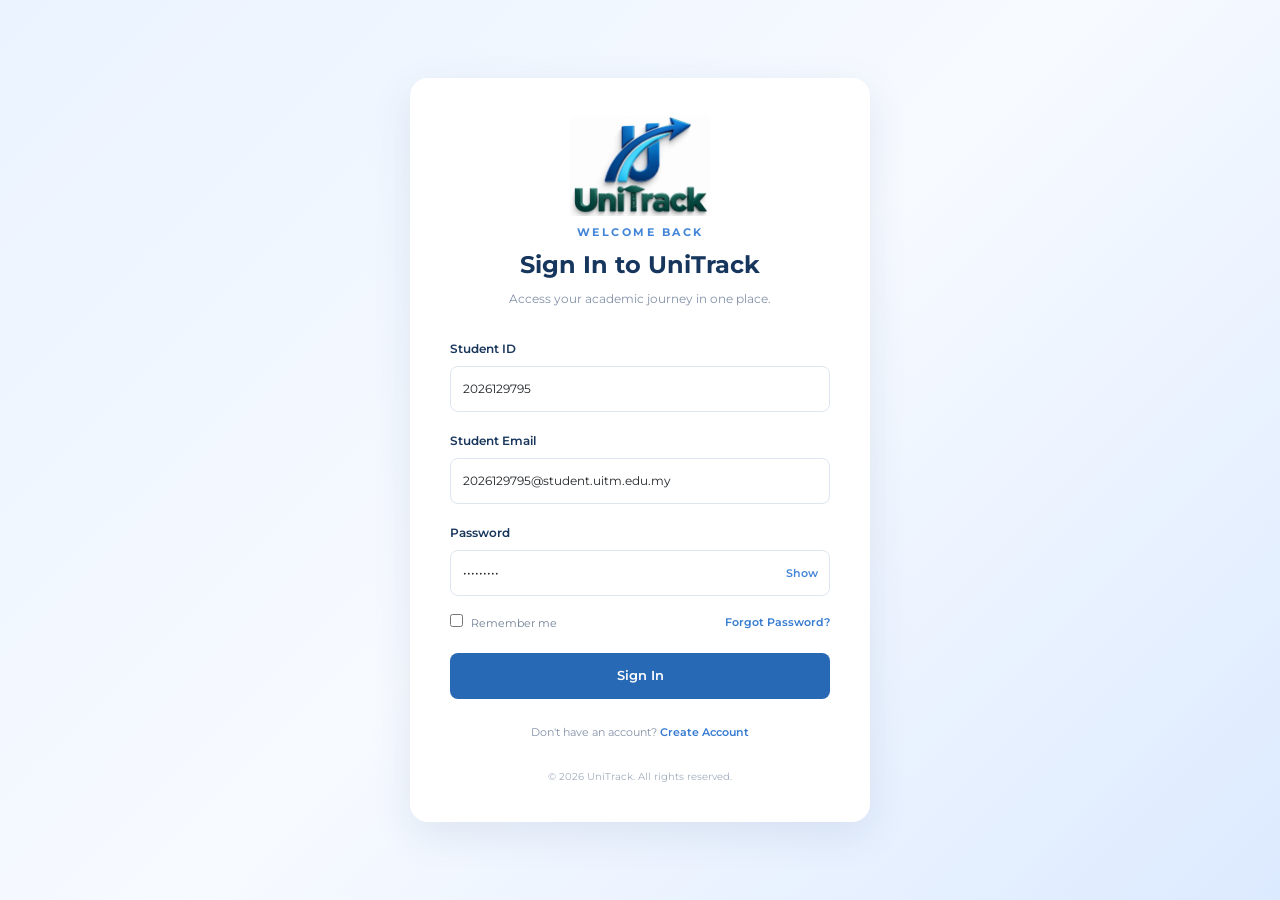
<file: index.html>
<!DOCTYPE html>
<html lang="en">
<head>
    <meta charset="UTF-8">
    <meta name="viewport" content="width=device-width, initial-scale=1.0">

    <title>UniTrack | Student Portal</title>

    <!-- Bootstrap 5 -->
    <link href="https://cdn.jsdelivr.net/npm/bootstrap@5.3.3/dist/css/bootstrap.min.css" rel="stylesheet">

    <!-- Google Fonts -->
    <link href="https://fonts.googleapis.com/css2?family=Montserrat:wght@400;500;600;700;800&display=swap" rel="stylesheet">

    <!-- Custom CSS -->
    <link rel="stylesheet" href="css/style.css">
</head>

<body class="login-page">

    <div class="login-container">

        <div class="login-card">

            <!-- UniTrack Logo -->
            <div class="logo-container">
                <img src="images/UniTrack_Logo3.jpeg"
                     alt="UniTrack Logo"
                     class="main-logo">
            </div>

            <div class="welcome-text">WELCOME BACK</div>

            <h2>Sign In to UniTrack</h2>

            <p class="login-description">
                Access your academic journey in one place.
            </p>

            <!-- Login Form -->
            <form id="loginForm">

                <!-- Student ID -->
                <div class="mb-3">
                    <label for="studentID" class="form-label">
                        Student ID
                    </label>

                    <input
                        type="text"
                        class="form-control"
                        id="studentID"
                        placeholder="Enter your student ID"
                        value="2026129795"
                        required>
                </div>

                <!-- Student Email -->
                <div class="mb-3">
                    <label for="studentEmail" class="form-label">
                        Student Email
                    </label>

                    <input
                        type="email"
                        class="form-control"
                        id="studentEmail"
                        placeholder="Enter your student email"
                        value="2026129795@student.uitm.edu.my"
                        required>
                </div>

                <!-- Password -->
                <div class="mb-3">
                    <label for="password" class="form-label">
                        Password
                    </label>

                    <div class="password-wrapper">
                        <input
                            type="password"
                            class="form-control"
                            id="password"
                            placeholder="Enter your password"
                            value="Aimi@123_"
                            required>

                        <button
                            type="button"
                            class="password-toggle"
                            data-toggle-password="password">
                            Show
                        </button>
                    </div>
                </div>

                <!-- Login Options -->
                <div class="login-options">

                    <label class="remember-option">
                        <input type="checkbox" id="rememberMe">
                        Remember me
                    </label>

                    <a href="forgot_password.html" class="forgot-link">
                        Forgot Password?
                    </a>

                </div>

                <!-- Error Message -->
                <div id="loginError" class="error-message"></div>

                <!-- Sign In Button -->
                <button type="submit" class="login-button">
                    Sign In
                </button>

            </form>

            <!-- Register Link -->
            <div class="register-text">
                Don't have an account?
                <a href="register.html">Create Account</a>
            </div>

            <!-- Footer -->
            <div class="login-footer">
                © 2026 UniTrack. All rights reserved.
            </div>

        </div>

    </div>

    <!-- Bootstrap JavaScript -->
    <script src="https://cdn.jsdelivr.net/npm/bootstrap@5.3.3/dist/js/bootstrap.bundle.min.js"></script>

    <!-- Custom JavaScript -->
    <script src="js/script.js"></script>

</body>
</html>
</file>
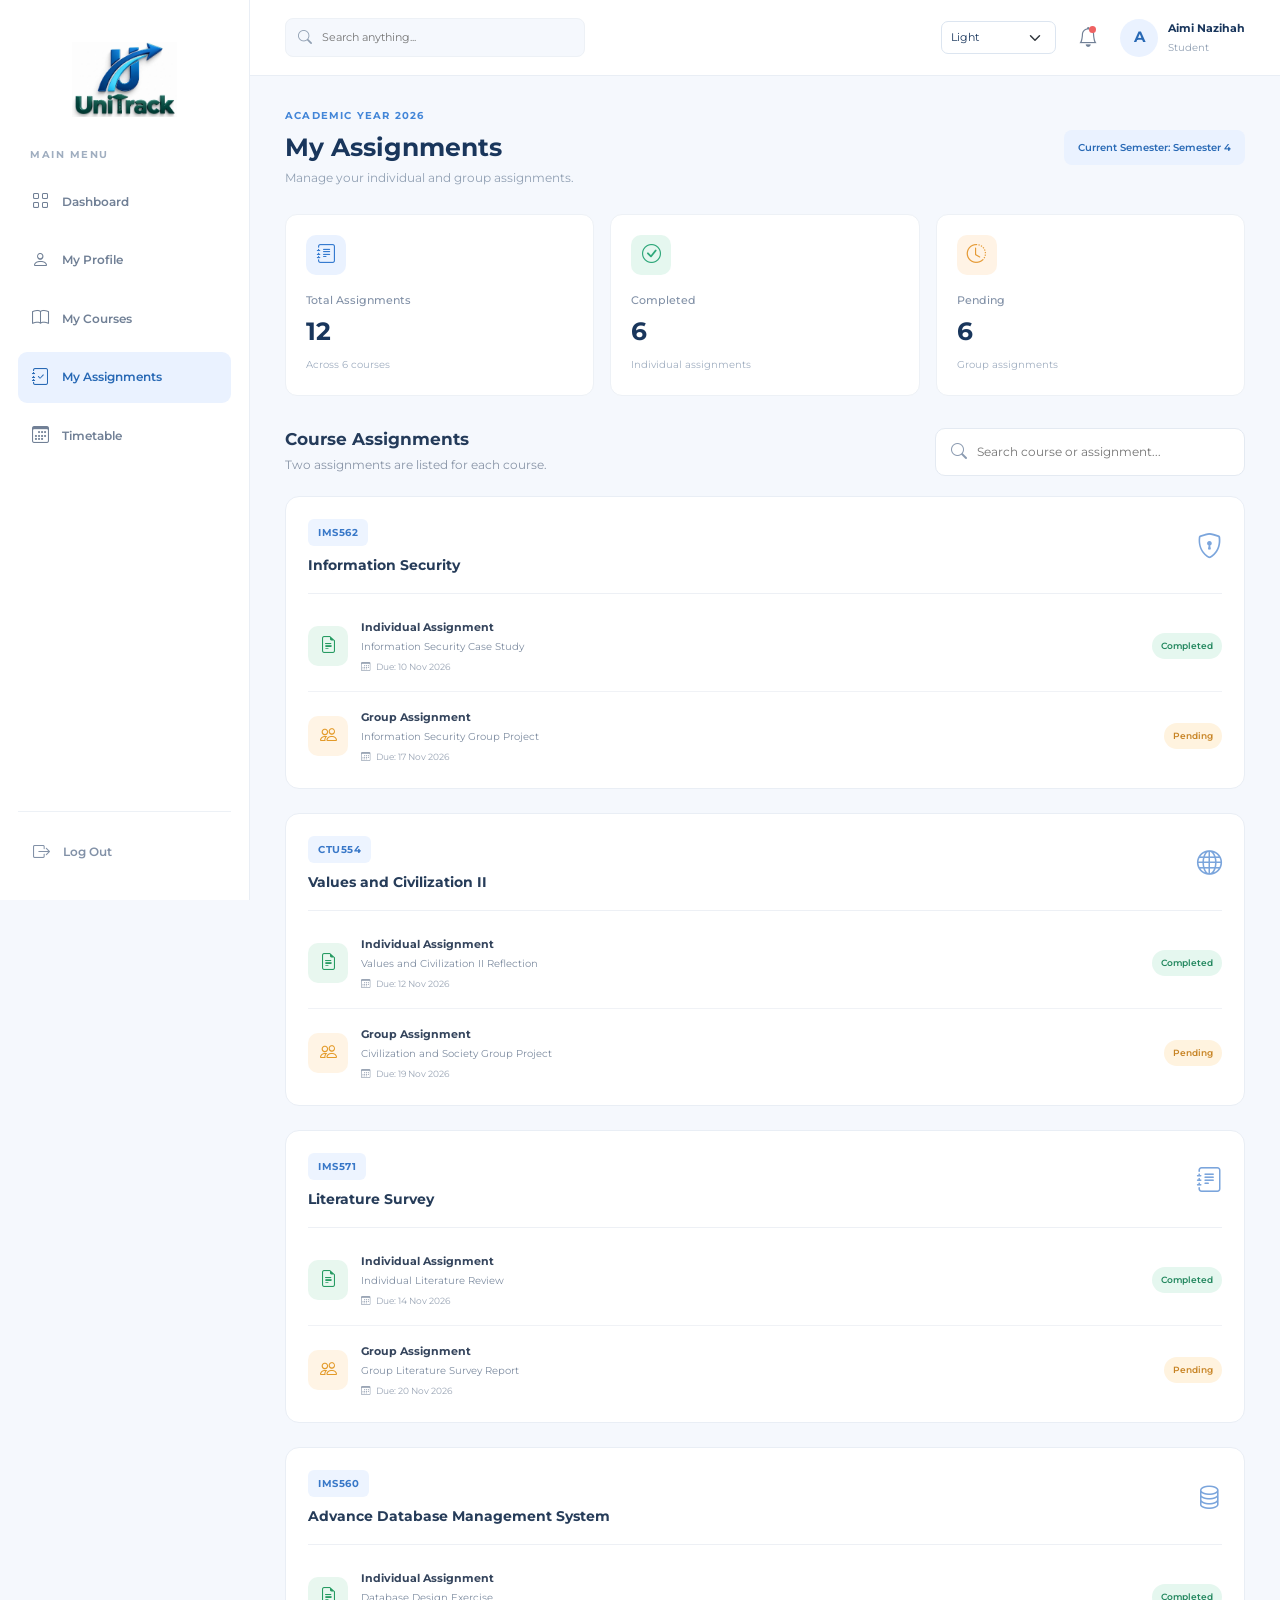
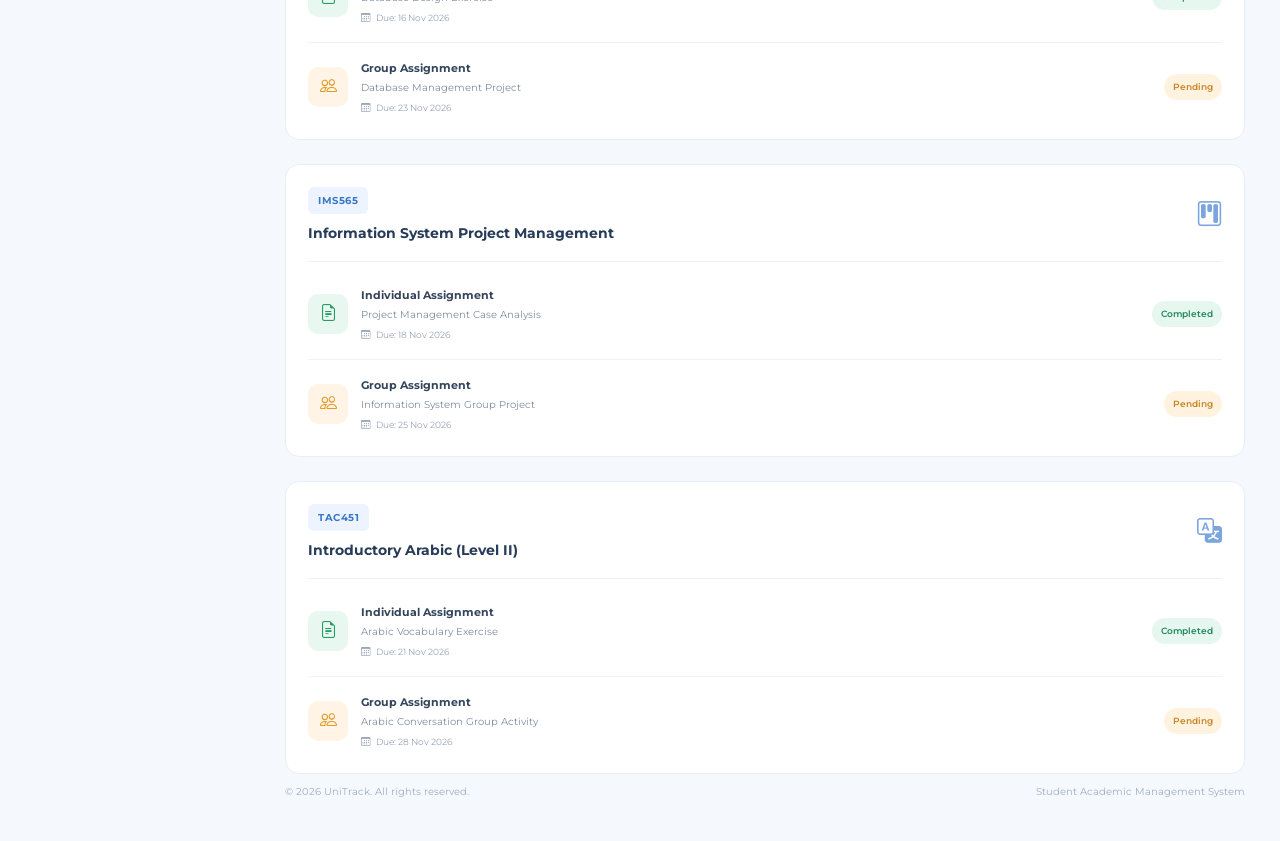
<file: assignments.html>
<!DOCTYPE html>
<html lang="en">
<head>
    <meta charset="UTF-8">
    <meta name="viewport" content="width=device-width, initial-scale=1.0">

    <title>UniTrack | My Assignments</title>

    <!-- Bootstrap 5 -->
    <link href="https://cdn.jsdelivr.net/npm/bootstrap@5.3.3/dist/css/bootstrap.min.css" rel="stylesheet">

    <!-- Google Fonts -->
    <link href="https://fonts.googleapis.com/css2?family=Montserrat:wght@400;500;600;700;800&display=swap" rel="stylesheet">

    <!-- Bootstrap Icons -->
    <link rel="stylesheet" href="https://cdn.jsdelivr.net/npm/bootstrap-icons@1.11.3/font/bootstrap-icons.min.css">

    <!-- Custom CSS -->
    <link rel="stylesheet" href="css/style.css">
</head>

<body class="dashboard-page">

<div class="dashboard-wrapper">

    <!-- Sidebar -->
    <aside class="sidebar" id="sidebar">

        <div class="sidebar-logo">
            <img src="images/UniTrack_Logo3.jpeg" alt="UniTrack Logo">
        </div>

        <p class="menu-heading">MAIN MENU</p>

        <nav class="sidebar-menu" aria-label="Main navigation">

            <a href="dashboard.html" class="menu-link">
                <i class="bi bi-grid"></i>
                <span>Dashboard</span>
            </a>

            <a href="profile.html" class="menu-link">
                <i class="bi bi-person"></i>
                <span>My Profile</span>
            </a>

            <a href="courses.html" class="menu-link">
                <i class="bi bi-book"></i>
                <span>My Courses</span>
            </a>

            <a href="assignments.html" class="menu-link active">
                <i class="bi bi-journal-check"></i>
                <span>My Assignments</span>
            </a>

            <a href="timetable.html" class="menu-link">
                <i class="bi bi-calendar3"></i>
                <span>Timetable</span>
            </a>

        </nav>

        <!-- Logout -->
        <div class="sidebar-bottom">

            <a href="index.html" class="menu-link logout-link" id="logoutLink">
                <i class="bi bi-box-arrow-right"></i>
                <span>Log Out</span>
            </a>

        </div>

    </aside>


    <!-- Main Content -->
    <main class="main-content">

        <!-- Topbar -->
        <header class="dashboard-topbar">

            <button
                type="button"
                class="sidebar-toggle"
                id="sidebarToggle"
                aria-label="Toggle navigation">

                <i class="bi bi-list"></i>

            </button>

            <div class="topbar-search">

                <i class="bi bi-search"></i>

                <input
                    type="search"
                    placeholder="Search anything..."
                    aria-label="Search">

            </div>

            <div class="topbar-right">

                <div class="theme-dropdown">
                    <select id="themeSelector" class="form-select form-select-sm">
                        <option value="light">Light</option>
                        <option value="dark">Dark</option>
                        <option value="system">System Default</option>
                    </select>
                </div>

                <!-- Notifications -->
                <button
                    type="button"
                    class="icon-button"
                    aria-label="Notifications">

                    <i class="bi bi-bell"></i>
                    <span class="notification-dot"></span>

                </button>

                <!-- User Profile -->
                <div class="user-profile">

                    <div class="user-avatar">A</div>

                    <div class="user-details">
                        <strong id="topbarName">Aimi Nazihah</strong>
                        <small>Student</small>
                    </div>

                </div>

            </div>

        </header>


        <!-- Assignments Content -->
        <section class="dashboard-content">

            <!-- Welcome Section -->
            <div class="welcome-section">

                <div>
                    <p class="dashboard-date">ACADEMIC YEAR 2026</p>

                    <h1>My Assignments</h1>

                    <p>
                        Manage your individual and group assignments.
                    </p>
                </div>

                <span class="semester-badge">
                    Current Semester: Semester 4
                </span>

            </div>


            <!-- Summary Cards -->
            <div class="row g-3 summary-row">

                <!-- Total Assignments -->
                <div class="col-12 col-sm-6 col-xl-4">

                    <div class="summary-card">

                        <div class="summary-icon blue-icon">
                            <i class="bi bi-journal-text"></i>
                        </div>

                        <p>Total Assignments</p>
                        <h3>12</h3>
                        <small>Across 6 courses</small>

                    </div>

                </div>


                <!-- Completed -->
                <div class="col-12 col-sm-6 col-xl-4">

                    <div class="summary-card">

                        <div class="summary-icon green-icon">
                            <i class="bi bi-check-circle"></i>
                        </div>

                        <p>Completed</p>
                        <h3>6</h3>
                        <small>Individual assignments</small>

                    </div>

                </div>


                <!-- Pending -->
                <div class="col-12 col-sm-6 col-xl-4">

                    <div class="summary-card">

                        <div class="summary-icon orange-icon">
                            <i class="bi bi-clock-history"></i>
                        </div>

                        <p>Pending</p>
                        <h3>6</h3>
                        <small>Group assignments</small>

                    </div>

                </div>

            </div>


            <!-- Assignment Toolbar -->
            <div class="assignment-toolbar">

                <div>
                    <h5>Course Assignments</h5>
                    <p>Two assignments are listed for each course.</p>
                </div>

                <div class="assignment-search">

                    <i class="bi bi-search"></i>

                    <input
                        type="search"
                        id="assignmentSearch"
                        placeholder="Search course or assignment..."
                        aria-label="Search assignments">

                </div>

            </div>


            <!-- Course Assignment Cards -->
            <div class="row g-4" id="assignmentList">


                <!-- IMS562 -->
                <div class="col-12 assignment-course">

                    <div class="assignment-course-card">

                        <div class="assignment-course-header">

                            <div>
                                <span class="assignment-course-code">IMS562</span>
                                <h5>Information Security</h5>
                            </div>

                            <i class="bi bi-shield-lock assignment-subject-icon"></i>

                        </div>

                        <!-- Individual Assignment -->
                        <div class="assignment-item">

                            <div class="assignment-type-icon completed-icon">
                                <i class="bi bi-file-earmark-text"></i>
                            </div>

                            <div class="assignment-info">
                                <strong>Individual Assignment</strong>
                                <small>Information Security Case Study</small>
                                <span>
                                    <i class="bi bi-calendar3"></i>
                                    Due: 10 Nov 2026
                                </span>
                            </div>

                            <span class="status completed-status">
                                Completed
                            </span>

                        </div>

                        <!-- Group Assignment -->
                        <div class="assignment-item">

                            <div class="assignment-type-icon pending-icon">
                                <i class="bi bi-people"></i>
                            </div>

                            <div class="assignment-info">
                                <strong>Group Assignment</strong>
                                <small>Information Security Group Project</small>
                                <span>
                                    <i class="bi bi-calendar3"></i>
                                    Due: 17 Nov 2026
                                </span>
                            </div>

                            <span class="status pending-status">
                                Pending
                            </span>

                        </div>

                    </div>

                </div>


                <!-- CTU554 -->
                <div class="col-12 assignment-course">

                    <div class="assignment-course-card">

                        <div class="assignment-course-header">

                            <div>
                                <span class="assignment-course-code">CTU554</span>
                                <h5>Values and Civilization II</h5>
                            </div>

                            <i class="bi bi-globe assignment-subject-icon"></i>

                        </div>

                        <!-- Individual Assignment -->
                        <div class="assignment-item">

                            <div class="assignment-type-icon completed-icon">
                                <i class="bi bi-file-earmark-text"></i>
                            </div>

                            <div class="assignment-info">
                                <strong>Individual Assignment</strong>
                                <small>Values and Civilization II Reflection</small>
                                <span>
                                    <i class="bi bi-calendar3"></i>
                                    Due: 12 Nov 2026
                                </span>
                            </div>

                            <span class="status completed-status">
                                Completed
                            </span>

                        </div>

                        <!-- Group Assignment -->
                        <div class="assignment-item">

                            <div class="assignment-type-icon pending-icon">
                                <i class="bi bi-people"></i>
                            </div>

                            <div class="assignment-info">
                                <strong>Group Assignment</strong>
                                <small>Civilization and Society Group Project</small>
                                <span>
                                    <i class="bi bi-calendar3"></i>
                                    Due: 19 Nov 2026
                                </span>
                            </div>

                            <span class="status pending-status">
                                Pending
                            </span>

                        </div>

                    </div>

                </div>


                <!-- IMS571 -->
                <div class="col-12 assignment-course">

                    <div class="assignment-course-card">

                        <div class="assignment-course-header">

                            <div>
                                <span class="assignment-course-code">IMS571</span>
                                <h5>Literature Survey</h5>
                            </div>

                            <i class="bi bi-journal-text assignment-subject-icon"></i>

                        </div>

                        <!-- Individual Assignment -->
                        <div class="assignment-item">

                            <div class="assignment-type-icon completed-icon">
                                <i class="bi bi-file-earmark-text"></i>
                            </div>

                            <div class="assignment-info">
                                <strong>Individual Assignment</strong>
                                <small>Individual Literature Review</small>
                                <span>
                                    <i class="bi bi-calendar3"></i>
                                    Due: 14 Nov 2026
                                </span>
                            </div>

                            <span class="status completed-status">
                                Completed
                            </span>

                        </div>

                        <!-- Group Assignment -->
                        <div class="assignment-item">

                            <div class="assignment-type-icon pending-icon">
                                <i class="bi bi-people"></i>
                            </div>

                            <div class="assignment-info">
                                <strong>Group Assignment</strong>
                                <small>Group Literature Survey Report</small>
                                <span>
                                    <i class="bi bi-calendar3"></i>
                                    Due: 20 Nov 2026
                                </span>
                            </div>

                            <span class="status pending-status">
                                Pending
                            </span>

                        </div>

                    </div>

                </div>


                <!-- IMS560 -->
                <div class="col-12 assignment-course">

                    <div class="assignment-course-card">

                        <div class="assignment-course-header">

                            <div>
                                <span class="assignment-course-code">IMS560</span>
                                <h5>Advance Database Management System</h5>
                            </div>

                            <i class="bi bi-database assignment-subject-icon"></i>

                        </div>

                        <!-- Individual Assignment -->
                        <div class="assignment-item">

                            <div class="assignment-type-icon completed-icon">
                                <i class="bi bi-file-earmark-text"></i>
                            </div>

                            <div class="assignment-info">
                                <strong>Individual Assignment</strong>
                                <small>Database Design Exercise</small>
                                <span>
                                    <i class="bi bi-calendar3"></i>
                                    Due: 16 Nov 2026
                                </span>
                            </div>

                            <span class="status completed-status">
                                Completed
                            </span>

                        </div>

                        <!-- Group Assignment -->
                        <div class="assignment-item">

                            <div class="assignment-type-icon pending-icon">
                                <i class="bi bi-people"></i>
                            </div>

                            <div class="assignment-info">
                                <strong>Group Assignment</strong>
                                <small>Database Management Project</small>
                                <span>
                                    <i class="bi bi-calendar3"></i>
                                    Due: 23 Nov 2026
                                </span>
                            </div>

                            <span class="status pending-status">
                                Pending
                            </span>

                        </div>

                    </div>

                </div>


                <!-- IMS565 -->
                <div class="col-12 assignment-course">

                    <div class="assignment-course-card">

                        <div class="assignment-course-header">

                            <div>
                                <span class="assignment-course-code">IMS565</span>
                                <h5>Information System Project Management</h5>
                            </div>

                            <i class="bi bi-kanban assignment-subject-icon"></i>

                        </div>

                        <!-- Individual Assignment -->
                        <div class="assignment-item">

                            <div class="assignment-type-icon completed-icon">
                                <i class="bi bi-file-earmark-text"></i>
                            </div>

                            <div class="assignment-info">
                                <strong>Individual Assignment</strong>
                                <small>Project Management Case Analysis</small>
                                <span>
                                    <i class="bi bi-calendar3"></i>
                                    Due: 18 Nov 2026
                                </span>
                            </div>

                            <span class="status completed-status">
                                Completed
                            </span>

                        </div>

                        <!-- Group Assignment -->
                        <div class="assignment-item">

                            <div class="assignment-type-icon pending-icon">
                                <i class="bi bi-people"></i>
                            </div>

                            <div class="assignment-info">
                                <strong>Group Assignment</strong>
                                <small>Information System Group Project</small>
                                <span>
                                    <i class="bi bi-calendar3"></i>
                                    Due: 25 Nov 2026
                                </span>
                            </div>

                            <span class="status pending-status">
                                Pending
                            </span>

                        </div>

                    </div>

                </div>


                <!-- TAC451 -->
                <div class="col-12 assignment-course">

                    <div class="assignment-course-card">

                        <div class="assignment-course-header">

                            <div>
                                <span class="assignment-course-code">TAC451</span>
                                <h5>Introductory Arabic (Level II)</h5>
                            </div>

                            <i class="bi bi-translate assignment-subject-icon"></i>

                        </div>

                        <!-- Individual Assignment -->
                        <div class="assignment-item">

                            <div class="assignment-type-icon completed-icon">
                                <i class="bi bi-file-earmark-text"></i>
                            </div>

                            <div class="assignment-info">
                                <strong>Individual Assignment</strong>
                                <small>Arabic Vocabulary Exercise</small>
                                <span>
                                    <i class="bi bi-calendar3"></i>
                                    Due: 21 Nov 2026
                                </span>
                            </div>

                            <span class="status completed-status">
                                Completed
                            </span>

                        </div>

                        <!-- Group Assignment -->
                        <div class="assignment-item">

                            <div class="assignment-type-icon pending-icon">
                                <i class="bi bi-people"></i>
                            </div>

                            <div class="assignment-info">
                                <strong>Group Assignment</strong>
                                <small>Arabic Conversation Group Activity</small>
                                <span>
                                    <i class="bi bi-calendar3"></i>
                                    Due: 28 Nov 2026
                                </span>
                            </div>

                            <span class="status pending-status">
                                Pending
                            </span>

                        </div>

                    </div>

                </div>

            </div>


            <!-- No Search Results -->
            <div class="no-assignments" id="noAssignments" style="display: none;">

                <i class="bi bi-search"></i>

                <h5>No assignments found</h5>

                <p>
                    Try searching with another course name or code.
                </p>

            </div>


            <!-- Footer -->
            <footer class="dashboard-footer">

                <p>© 2026 UniTrack. All rights reserved.</p>

                <p>Student Academic Management System</p>

            </footer>

        </section>

    </main>

</div>


<!-- Bootstrap JavaScript -->
<script src="https://cdn.jsdelivr.net/npm/bootstrap@5.3.3/dist/js/bootstrap.bundle.min.js"></script>

<!-- Custom JavaScript -->
<script src="js/script.js"></script>


<!-- Assignment Search Function -->
<script>
document.addEventListener("DOMContentLoaded", function () {

    const searchInput = document.getElementById("assignmentSearch");
    const assignmentCards = document.querySelectorAll(".assignment-course");
    const noAssignments = document.getElementById("noAssignments");

    if (!searchInput || !noAssignments) return;

    searchInput.addEventListener("input", function () {

        const searchValue = searchInput.value.toLowerCase().trim();

        let visibleCount = 0;

        assignmentCards.forEach(function (card) {

            const cardText = card.textContent.toLowerCase();

            if (cardText.includes(searchValue)) {

                card.style.display = "";
                visibleCount++;

            } else {

                card.style.display = "none";

            }

        });

        noAssignments.style.display =
            visibleCount === 0 ? "block" : "none";

    });

});
</script>

</body>
</html>
</file>
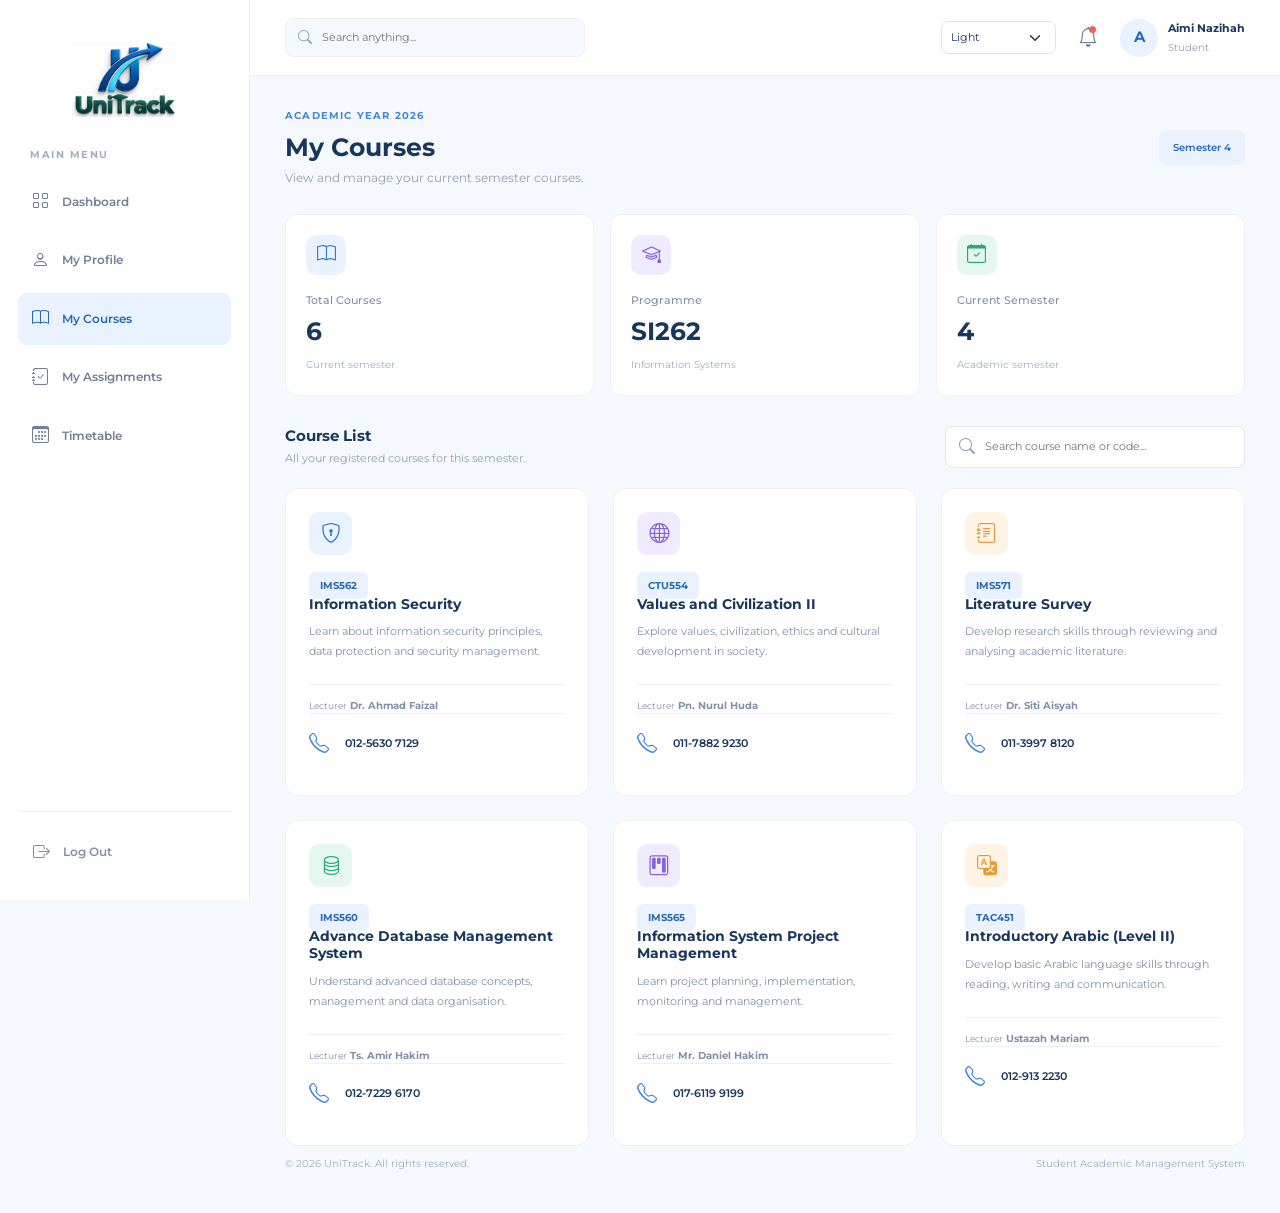
<file: courses.html>
<!DOCTYPE html>
<html lang="en">
<head>
    <meta charset="UTF-8">
    <meta name="viewport" content="width=device-width, initial-scale=1.0">

    <title>UniTrack | My Courses</title>

    <!-- Bootstrap 5 -->
    <link href="https://cdn.jsdelivr.net/npm/bootstrap@5.3.3/dist/css/bootstrap.min.css" rel="stylesheet">

    <!-- Google Fonts -->
    <link href="https://fonts.googleapis.com/css2?family=Montserrat:wght@400;500;600;700;800&display=swap" rel="stylesheet">

    <!-- Bootstrap Icons -->
    <link rel="stylesheet" href="https://cdn.jsdelivr.net/npm/bootstrap-icons@1.11.3/font/bootstrap-icons.min.css">

    <!-- Custom CSS -->
    <link rel="stylesheet" href="css/style.css">
</head>

<body class="dashboard-page">

<div class="dashboard-wrapper">

    <!-- Sidebar -->
    <aside class="sidebar" id="sidebar">

        <div class="sidebar-logo">
            <img src="images/UniTrack_Logo3.jpeg" alt="UniTrack Logo">
        </div>

        <p class="menu-heading">MAIN MENU</p>

        <nav class="sidebar-menu" aria-label="Main navigation">

            <a href="dashboard.html" class="menu-link">
                <i class="bi bi-grid"></i>
                <span>Dashboard</span>
            </a>

            <a href="profile.html" class="menu-link">
                <i class="bi bi-person"></i>
                <span>My Profile</span>
            </a>

            <a href="courses.html" class="menu-link active">
                <i class="bi bi-book"></i>
                <span>My Courses</span>
            </a>

            <a href="assignments.html" class="menu-link">
                <i class="bi bi-journal-check"></i>
                <span>My Assignments</span>
            </a>

            <a href="timetable.html" class="menu-link">
                <i class="bi bi-calendar3"></i>
                <span>Timetable</span>
            </a>

        </nav>

        <!-- Logout -->
        <div class="sidebar-bottom">

            <a href="index.html" class="menu-link logout-link" id="logoutLink">
                <i class="bi bi-box-arrow-right"></i>
                <span>Log Out</span>
            </a>

        </div>

    </aside>


    <!-- Main Content -->
    <main class="main-content">

        <!-- Topbar -->
        <header class="dashboard-topbar">

            <button
                type="button"
                class="sidebar-toggle"
                id="sidebarToggle"
                aria-label="Toggle navigation">

                <i class="bi bi-list"></i>

            </button>

            <div class="topbar-search">

                <i class="bi bi-search"></i>

                <input
                    type="search"
                    placeholder="Search anything..."
                    aria-label="Search">

            </div>

            <div class="topbar-right">

                <div class="theme-dropdown">
                    <select id="themeSelector" class="form-select form-select-sm">
                        <option value="light">Light</option>
                        <option value="dark">Dark</option>
                        <option value="system">System Default</option>
                    </select>
                </div>

                <!-- Notifications -->
                <button
                    type="button"
                    class="icon-button"
                    aria-label="Notifications">

                    <i class="bi bi-bell"></i>
                    <span class="notification-dot"></span>

                </button>

                <!-- User Profile -->
                <div class="user-profile">

                    <div class="user-avatar">A</div>

                    <div class="user-details">
                        <strong id="topbarName">Aimi Nazihah</strong>
                        <small>Student</small>
                    </div>

                </div>

            </div>

        </header>


        <!-- Courses Content -->
        <section class="dashboard-content">

            <!-- Page Heading -->
            <div class="welcome-section">

                <div>
                    <p class="dashboard-date">ACADEMIC YEAR 2026</p>

                    <h1>My Courses</h1>

                    <p>
                        View and manage your current semester courses.
                    </p>
                </div>

                <span class="semester-badge">
                    Semester 4
                </span>

            </div>


            <!-- Summary Cards -->
            <div class="row g-3 summary-row course-summary">

                <!-- Total Courses -->
                <div class="col-12 col-sm-6 col-xl-4">

                    <div class="summary-card">

                        <div class="summary-icon blue-icon">
                            <i class="bi bi-book"></i>
                        </div>

                        <p>Total Courses</p>
                        <h3>6</h3>
                        <small>Current semester</small>

                    </div>

                </div>


                <!-- Programme -->
                <div class="col-12 col-sm-6 col-xl-4">

                    <div class="summary-card">

                        <div class="summary-icon purple-icon">
                            <i class="bi bi-mortarboard"></i>
                        </div>

                        <p>Programme</p>
                        <h3>SI262</h3>
                        <small>Information Systems</small>

                    </div>

                </div>


                <!-- Current Semester -->
                <div class="col-12 col-sm-6 col-xl-4">

                    <div class="summary-card">

                        <div class="summary-icon green-icon">
                            <i class="bi bi-calendar-check"></i>
                        </div>

                        <p>Current Semester</p>
                        <h3>4</h3>
                        <small>Academic semester</small>

                    </div>

                </div>

            </div>


            <!-- Course Toolbar -->
            <div class="course-toolbar">

                <div>
                    <h5>Course List</h5>
                    <p>All your registered courses for this semester.</p>
                </div>

                <div class="course-search">

                    <i class="bi bi-search"></i>

                    <input
                        type="search"
                        id="courseSearch"
                        placeholder="Search course name or code..."
                        aria-label="Search courses">

                </div>

            </div>


            <!-- Course Cards -->
            <div class="row g-4" id="courseList">


                <!-- Course 1: IMS562 -->
                <div class="col-12 col-md-6 col-xl-4 course-item">

                    <div class="course-card">

                        <div class="course-card-header">

                            <div class="course-card-icon blue-icon">
                                <i class="bi bi-shield-lock"></i>
                            </div>

                            <span class="course-code">IMS562</span>

                        </div>

                        <h5>Information Security</h5>

                        <p class="course-description">
                            Learn about information security principles,
                            data protection and security management.
                        </p>

                        <div class="course-card-footer">

                            <div>
                                <small>Lecturer</small>
                                <strong>Dr. Ahmad Faizal</strong>
                            </div>

                            <div class="lecturer-contact">
                                <i class="bi bi-telephone"></i>
                                <span>012-5630 7129</span>
                            </div>

                        </div>

                    </div>

                </div>


                <!-- Course 2: CTU554 -->
                <div class="col-12 col-md-6 col-xl-4 course-item">

                    <div class="course-card">

                        <div class="course-card-header">

                            <div class="course-card-icon purple-course">
                                <i class="bi bi-globe"></i>
                            </div>

                            <span class="course-code">CTU554</span>

                        </div>

                        <h5>Values and Civilization II</h5>

                        <p class="course-description">
                            Explore values, civilization, ethics
                            and cultural development in society.
                        </p>

                        <div class="course-card-footer">

                            <div>
                                <small>Lecturer</small>
                                <strong>Pn. Nurul Huda</strong>
                            </div>

                            <div class="lecturer-contact">
                                <i class="bi bi-telephone"></i>
                                <span>011-7882 9230</span>
                            </div>

                        </div>

                    </div>

                </div>


                <!-- Course 3: IMS571 -->
                <div class="col-12 col-md-6 col-xl-4 course-item">

                    <div class="course-card">

                        <div class="course-card-header">

                            <div class="course-card-icon orange-course">
                                <i class="bi bi-journal-text"></i>
                            </div>

                            <span class="course-code">IMS571</span>

                        </div>

                        <h5>Literature Survey</h5>

                        <p class="course-description">
                            Develop research skills through reviewing
                            and analysing academic literature.
                        </p>

                        <div class="course-card-footer">

                            <div>
                                <small>Lecturer</small>
                                <strong>Dr. Siti Aisyah</strong>
                            </div>

                            <div class="lecturer-contact">
                                <i class="bi bi-telephone"></i>
                                <span>011-3997 8120</span>
                            </div>

                        </div>

                    </div>

                </div>


                <!-- Course 4: IMS560 -->
                <div class="col-12 col-md-6 col-xl-4 course-item">

                    <div class="course-card">

                        <div class="course-card-header">

                            <div class="course-card-icon green-course">
                                <i class="bi bi-database"></i>
                            </div>

                            <span class="course-code">IMS560</span>

                        </div>

                        <h5>Advance Database Management System</h5>

                        <p class="course-description">
                            Understand advanced database concepts,
                            management and data organisation.
                        </p>

                        <div class="course-card-footer">

                            <div>
                                <small>Lecturer</small>
                                <strong>Ts. Amir Hakim</strong>
                            </div>

                            <div class="lecturer-contact">
                                <i class="bi bi-telephone"></i>
                                <span>012-7229 6170</span>
                            </div>

                        </div>

                    </div>

                </div>


                <!-- Course 5: IMS565 -->
                <div class="col-12 col-md-6 col-xl-4 course-item">

                    <div class="course-card">

                        <div class="course-card-header">

                            <div class="course-card-icon purple-course">
                                <i class="bi bi-kanban"></i>
                            </div>

                            <span class="course-code">IMS565</span>

                        </div>

                        <h5>Information System Project Management</h5>

                        <p class="course-description">
                            Learn project planning, implementation,
                            monitoring and management.
                        </p>

                        <div class="course-card-footer">

                            <div>
                                <small>Lecturer</small>
                                <strong>Mr. Daniel Hakim</strong>
                            </div>

                            <div class="lecturer-contact">
                                <i class="bi bi-telephone"></i>
                                <span>017-6119 9199</span>
                            </div>

                        </div>

                    </div>

                </div>


                <!-- Course 6: TAC451 -->
                <div class="col-12 col-md-6 col-xl-4 course-item">

                    <div class="course-card">

                        <div class="course-card-header">

                            <div class="course-card-icon orange-course">
                                <i class="bi bi-translate"></i>
                            </div>

                            <span class="course-code">TAC451</span>

                        </div>

                        <h5>Introductory Arabic (Level II)</h5>

                        <p class="course-description">
                            Develop basic Arabic language skills
                            through reading, writing and communication.
                        </p>

                        <div class="course-card-footer">

                            <div>
                                <small>Lecturer</small>
                                <strong>Ustazah Mariam</strong>
                            </div>

                            <div class="lecturer-contact">
                                <i class="bi bi-telephone"></i>
                                <span>012-913 2230</span>
                            </div>

                        </div>

                    </div>

                </div>

            </div>


            <!-- No Search Results -->
            <div class="no-courses" id="noCourses" style="display: none;">

                <i class="bi bi-search"></i>

                <h5>No courses found</h5>

                <p>
                    Try searching with another course name or code.
                </p>

            </div>


            <!-- Footer -->
            <footer class="dashboard-footer">

                <p>© 2026 UniTrack. All rights reserved.</p>

                <p>Student Academic Management System</p>

            </footer>

        </section>

    </main>

</div>


<!-- Bootstrap JavaScript -->
<script src="https://cdn.jsdelivr.net/npm/bootstrap@5.3.3/dist/js/bootstrap.bundle.min.js"></script>

<!-- Custom JavaScript -->
<script src="js/script.js"></script>


<!-- Course Search Function -->
<script>
document.addEventListener("DOMContentLoaded", function () {

    const searchInput = document.getElementById("courseSearch");
    const courseItems = document.querySelectorAll(".course-item");
    const noCourses = document.getElementById("noCourses");

    if (!searchInput || !noCourses) return;

    searchInput.addEventListener("input", function () {

        const searchValue = searchInput.value.toLowerCase().trim();

        let visibleCount = 0;

        courseItems.forEach(function (course) {

            const courseText = course.textContent.toLowerCase();

            if (courseText.includes(searchValue)) {

                course.style.display = "";
                visibleCount++;

            } else {

                course.style.display = "none";

            }

        });

        noCourses.style.display =
            visibleCount === 0 ? "block" : "none";

    });

});
</script>

</body>
</html>
</file>
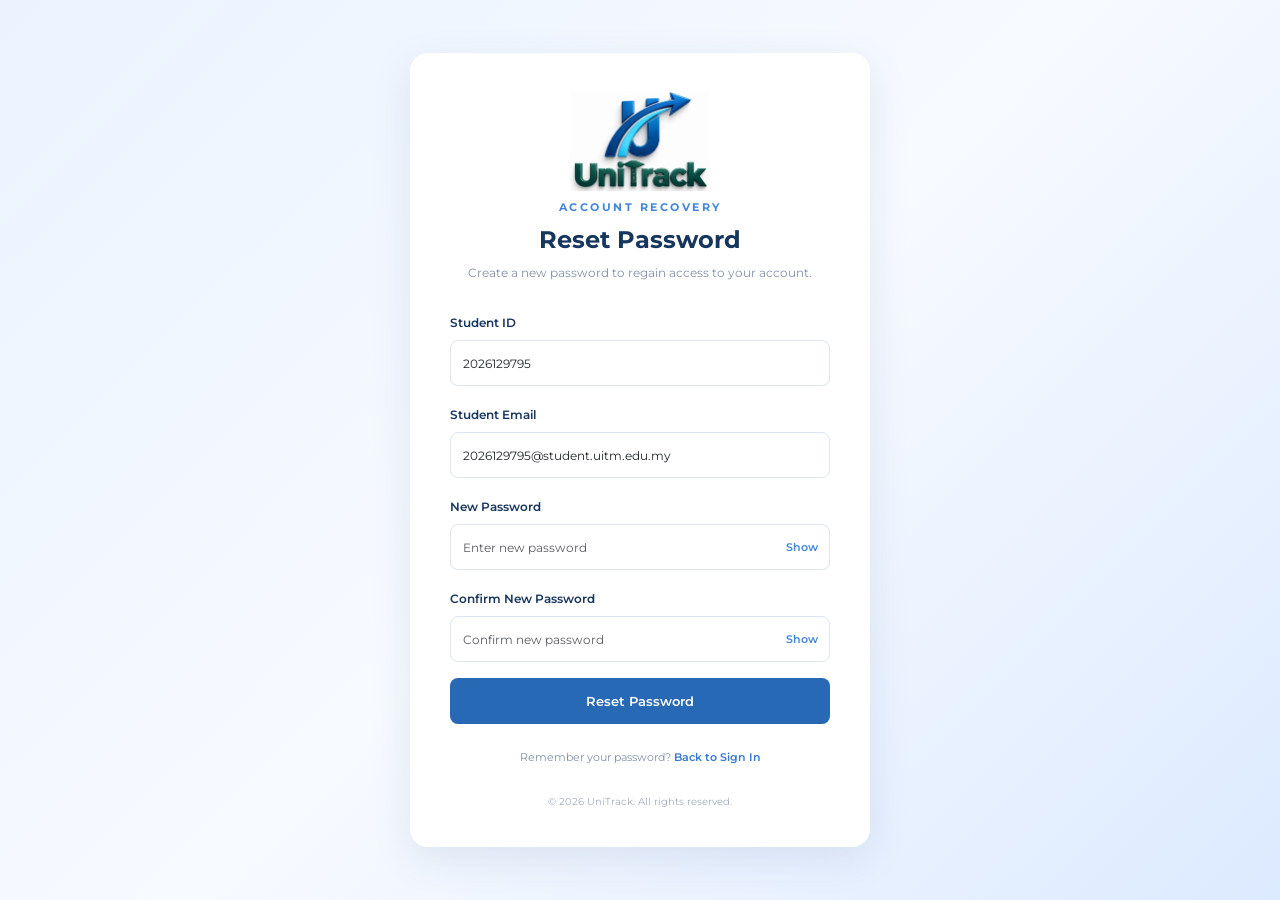
<file: forgot_password.html>
<!DOCTYPE html>
<html lang="en">
<head>
    <meta charset="UTF-8">
    <meta name="viewport" content="width=device-width, initial-scale=1.0">

    <title>UniTrack | Reset Password</title>

    <!-- Bootstrap 5 -->
    <link href="https://cdn.jsdelivr.net/npm/bootstrap@5.3.3/dist/css/bootstrap.min.css" rel="stylesheet">

    <!-- Google Fonts -->
    <link href="https://fonts.googleapis.com/css2?family=Montserrat:wght@400;500;600;700&display=swap" rel="stylesheet">

    <!-- Custom CSS -->
    <link rel="stylesheet" href="css/style.css">
</head>

<body class="login-page">

    <div class="login-container">

        <div class="login-card">

            <!-- UniTrack Logo -->
            <div class="logo-container">
                <img
                    src="images/UniTrack_Logo3.jpeg"
                    alt="UniTrack Logo"
                    class="main-logo">
            </div>

            <div class="welcome-text">ACCOUNT RECOVERY</div>

            <h2>Reset Password</h2>

            <p class="login-description">
                Create a new password to regain access to your account.
            </p>

            <!-- Reset Password Form -->
            <form id="resetPasswordForm">

                <!-- Student ID -->
                <div class="mb-3">
                    <label for="resetStudentID" class="form-label">
                        Student ID
                    </label>

                    <input
                        type="text"
                        class="form-control"
                        id="resetStudentID"
                        value="2026129795"
                        placeholder="Enter your student ID"
                        required>
                </div>

                <!-- Student Email -->
                <div class="mb-3">
                    <label for="resetEmail" class="form-label">
                        Student Email
                    </label>

                    <input
                        type="email"
                        class="form-control"
                        id="resetEmail"
                        value="2026129795@student.uitm.edu.my"
                        placeholder="Enter your student email"
                        required>
                </div>

                <!-- New Password -->
                <div class="mb-3">
                    <label class="form-label" for="newPassword">
                        New Password
                    </label>

                    <div class="password-wrapper">
                        <input
                            type="password"
                            class="form-control"
                            id="newPassword"
                            placeholder="Enter new password"
                            minlength="8"
                            required>

                        <button
                            type="button"
                            class="password-toggle"
                            data-toggle-password="newPassword">
                            Show
                        </button>
                    </div>
                </div>

                <!-- Confirm New Password -->
                <div class="mb-3">
                    <label class="form-label" for="confirmNewPassword">
                        Confirm New Password
                    </label>

                    <div class="password-wrapper">
                        <input
                            type="password"
                            class="form-control"
                            id="confirmNewPassword"
                            placeholder="Confirm new password"
                            required>

                        <button
                            type="button"
                            class="password-toggle"
                            data-toggle-password="confirmNewPassword">
                            Show
                        </button>
                    </div>
                </div>

                <!-- Reset Message -->
                <div
                    id="resetMessage"
                    class="form-message"
                    role="alert"
                    aria-live="polite">
                </div>

                <!-- Reset Button -->
                <button type="submit" class="login-button">
                    Reset Password
                </button>

            </form>

            <!-- Back to Login -->
            <div class="register-text">
                Remember your password?
                <a href="index.html">Back to Sign In</a>
            </div>

            <!-- Footer -->
            <div class="login-footer">
                © 2026 UniTrack. All rights reserved.
            </div>

        </div>

    </div>

    <!-- Bootstrap JavaScript -->
    <script src="https://cdn.jsdelivr.net/npm/bootstrap@5.3.3/dist/js/bootstrap.bundle.min.js"></script>

    <!-- Custom JavaScript -->
    <script src="js/script.js"></script>

</body>
</html>
</file>
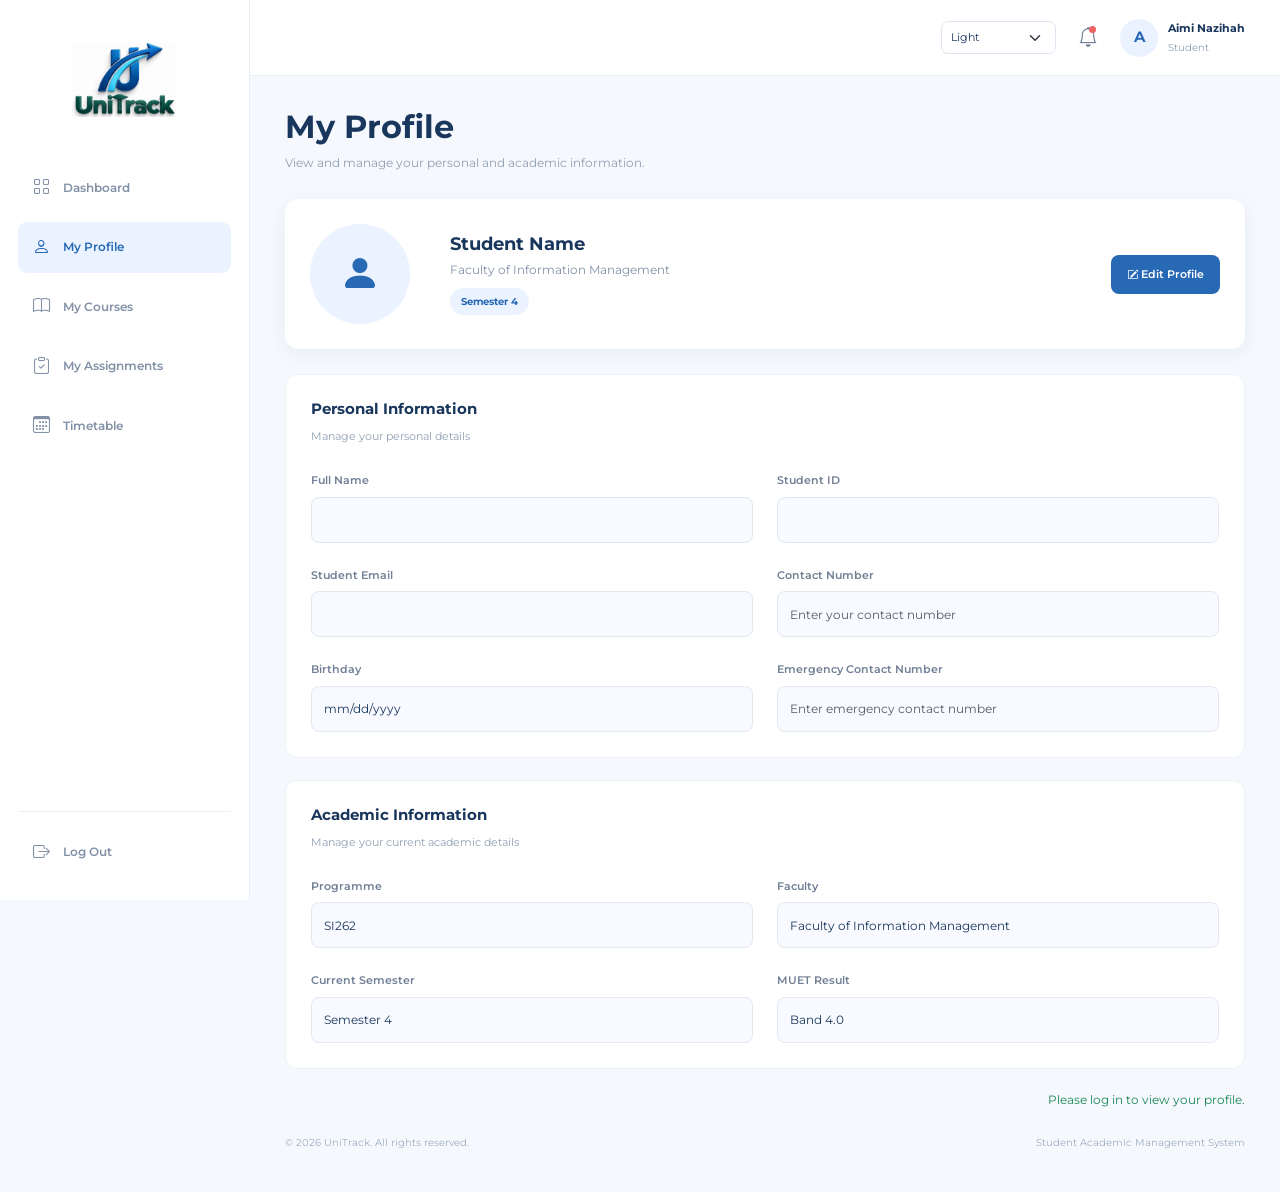
<file: profile.html>
<!DOCTYPE html>
<html lang="en">
<head>
    <meta charset="UTF-8">
    <meta name="viewport" content="width=device-width, initial-scale=1.0">
    <title>My Profile | UniTrack</title>

    <link href="https://cdn.jsdelivr.net/npm/bootstrap@5.3.3/dist/css/bootstrap.min.css" rel="stylesheet">
    <link href="https://fonts.googleapis.com/css2?family=Montserrat:wght@400;500;600;700&display=swap" rel="stylesheet">
    <link href="https://cdn.jsdelivr.net/npm/bootstrap-icons@1.11.3/font/bootstrap-icons.min.css" rel="stylesheet">
    <link rel="stylesheet" href="css/style.css">
</head>

<body class="dashboard-page">

    <!-- SIDEBAR -->
    <aside class="sidebar" id="sidebar">

        <div class="sidebar-logo">
            <img src="images/UniTrack_Logo3.jpeg" alt="UniTrack Logo">
        </div>

        <nav class="sidebar-nav" aria-label="Main navigation">
            <a href="dashboard.html">
                <i class="bi bi-grid"></i> Dashboard
            </a>

            <a href="profile.html" class="active">
                <i class="bi bi-person"></i> My Profile
            </a>

            <a href="courses.html">
                <i class="bi bi-book"></i> My Courses
            </a>

            <a href="assignments.html">
                <i class="bi bi-clipboard-check"></i> My Assignments
            </a>

            <a href="timetable.html">
                <i class="bi bi-calendar3"></i> Timetable
            </a>
        </nav>

        <div class="sidebar-bottom">
            <a href="index.html" id="logoutLink">
                <i class="bi bi-box-arrow-right"></i> Log Out
            </a>
        </div>

    </aside>

    <!-- MAIN CONTENT -->
    <main class="main-content">

        <!-- TOPBAR -->
        <header class="dashboard-topbar">

            <button type="button" class="sidebar-toggle" id="sidebarToggle"
                aria-label="Toggle navigation">
                <i class="bi bi-list"></i>
            </button>

            <div class="topbar-right">

                <div class="theme-dropdown">
                    <select id="themeSelector" class="form-select form-select-sm">
                        <option value="light">Light</option>
                        <option value="dark">Dark</option>
                        <option value="system">System Default</option>
                    </select>
                </div>

                <button type="button" class="icon-button" aria-label="Notifications">
                    <i class="bi bi-bell"></i>
                    <span class="notification-dot"></span>
                </button>

                <div class="user-profile">

                    <div class="user-avatar">A</div>

                    <div class="user-details">
                        <strong id="topbarName">Aimi Nazihah</strong>
                        <small>Student</small>
                    </div>

                </div>

            </div>

        </header>

        <!-- PAGE CONTENT -->
        <section class="dashboard-content">

            <div class="welcome-section">
                <div>
                    <h2 class="profile-page-title">My Profile</h2>
                    <p>View and manage your personal and academic information.</p>
                </div>
            </div>

            <!-- PROFILE HEADER -->
            <div class="profile-header-card">

                <div class="profile-photo-area">

                    <button type="button"
                        class="profile-avatar-button"
                        id="profileAvatarButton"
                        disabled>

                        <div class="profile-avatar" id="profileAvatar">
                            <i class="bi bi-person-fill"></i>
                        </div>

                        <span class="profile-camera-icon">
                            <i class="bi bi-camera-fill"></i>
                        </span>

                    </button>

                    <input
                        type="file"
                        id="profilePictureInput"
                        accept="image/*"
                        hidden
                    >

                    <button
                        type="button"
                        id="removeProfilePictureBtn"
                        class="profile-remove-picture"
                        hidden
                        disabled
                    >
                        <i class="bi bi-trash"></i> Remove Photo
                    </button>

                </div>

                <div class="profile-header-details">
                    <h3 id="profileName">Student Name</h3>

                    <p id="profileFaculty">
                        Faculty of Information Management
                    </p>

                    <span class="profile-semester" id="profileSemester">
                        Semester 4
                    </span>
                </div>

                <button
                    type="button"
                    class="profile-edit-btn"
                    id="editProfileBtn"
                >
                    <i class="bi bi-pencil-square"></i> Edit Profile
                </button>

            </div>

            <!-- PROFILE FORM -->
            <form id="profileForm">

                <!-- PERSONAL INFORMATION -->
                <div class="dashboard-panel profile-section">

                    <div class="panel-heading">
                        <div>
                            <h5>Personal Information</h5>
                            <span>Manage your personal details</span>
                        </div>
                    </div>

                    <div class="row g-4">

                        <div class="col-md-6">
                            <label class="profile-label" for="profileFullName">
                                Full Name
                            </label>

                            <input
                                type="text"
                                class="form-control profile-input"
                                id="profileFullName"
                                readonly
                                required
                            >
                        </div>

                        <div class="col-md-6">
                            <label class="profile-label" for="profileID">
                                Student ID
                            </label>

                            <input
                                type="text"
                                class="form-control profile-input"
                                id="profileID"
                                readonly
                                required
                            >
                        </div>

                        <div class="col-md-6">
                            <label class="profile-label" for="profileEmail">
                                Student Email
                            </label>

                            <input
                                type="email"
                                class="form-control profile-input"
                                id="profileEmail"
                                readonly
                            >
                        </div>

                        <div class="col-md-6">
                            <label class="profile-label" for="profilePhone">
                                Contact Number
                            </label>

                            <input
                                type="tel"
                                class="form-control profile-input"
                                id="profilePhone"
                                placeholder="Enter your contact number"
                                readonly
                            >
                        </div>

                        <div class="col-md-6">
                            <label class="profile-label" for="profileBirthday">
                                Birthday
                            </label>

                            <input
                                type="date"
                                class="form-control profile-input"
                                id="profileBirthday"
                                readonly
                            >
                        </div>

                        <div class="col-md-6">
                            <label class="profile-label" for="profileEmergencyContact">
                                Emergency Contact Number
                            </label>

                            <input
                                type="tel"
                                class="form-control profile-input"
                                id="profileEmergencyContact"
                                placeholder="Enter emergency contact number"
                                readonly
                            >
                        </div>

                    </div>

                </div>

                <!-- ACADEMIC INFORMATION -->
                <div class="dashboard-panel profile-section">

                    <div class="panel-heading">
                        <div>
                            <h5>Academic Information</h5>
                            <span>Manage your current academic details</span>
                        </div>
                    </div>

                    <div class="row g-4">

                        <div class="col-md-6">
                            <label class="profile-label" for="profileProgramme">
                                Programme
                            </label>

                            <input
                                type="text"
                                class="form-control profile-input"
                                id="profileProgramme"
                                value="SI262"
                                readonly
                            >
                        </div>

                        <div class="col-md-6">
                            <label class="profile-label" for="profileFacultyInput">
                                Faculty
                            </label>

                            <input
                                type="text"
                                class="form-control profile-input"
                                id="profileFacultyInput"
                                value="Faculty of Information Management"
                                readonly
                            >
                        </div>

                        <div class="col-md-6">
                            <label class="profile-label" for="profileCurrentSemester">
                                Current Semester
                            </label>

                            <input
                                type="text"
                                class="form-control profile-input"
                                id="profileCurrentSemester"
                                value="Semester 4"
                                readonly
                            >
                        </div>

                        <div class="col-md-6">
                            <label class="profile-label" for="profileMuet">
                                MUET Result
                            </label>

                            <input
                                type="text"
                                class="form-control profile-input"
                                id="profileMuet"
                                value="Band 4.0"
                                placeholder="e.g. Band 4.0"
                                readonly
                            >
                        </div>

                    </div>

                </div>

                <!-- SAVE AND CANCEL BUTTONS -->
                <div class="profile-save-area" id="profileSaveArea" hidden>

                    <button
                        type="button"
                        class="profile-cancel-btn"
                        id="cancelEditBtn"
                    >
                        Cancel
                    </button>

                    <button type="submit" class="profile-save-btn">
                        <i class="bi bi-check-circle"></i> Save Changes
                    </button>

                </div>

                <p id="profileMessage" class="profile-message"></p>

            </form>

            <!-- Footer -->
            <footer class="dashboard-footer">

                <p>© 2026 UniTrack. All rights reserved.</p>

                <p>Student Academic Management System</p>

            </footer>

        </section>

    </main>

    <!-- SCRIPTS -->
    <script src="https://cdn.jsdelivr.net/npm/bootstrap@5.3.3/dist/js/bootstrap.bundle.min.js"></script>
    <script src="js/script.js"></script>

</body>
</html>
</file>
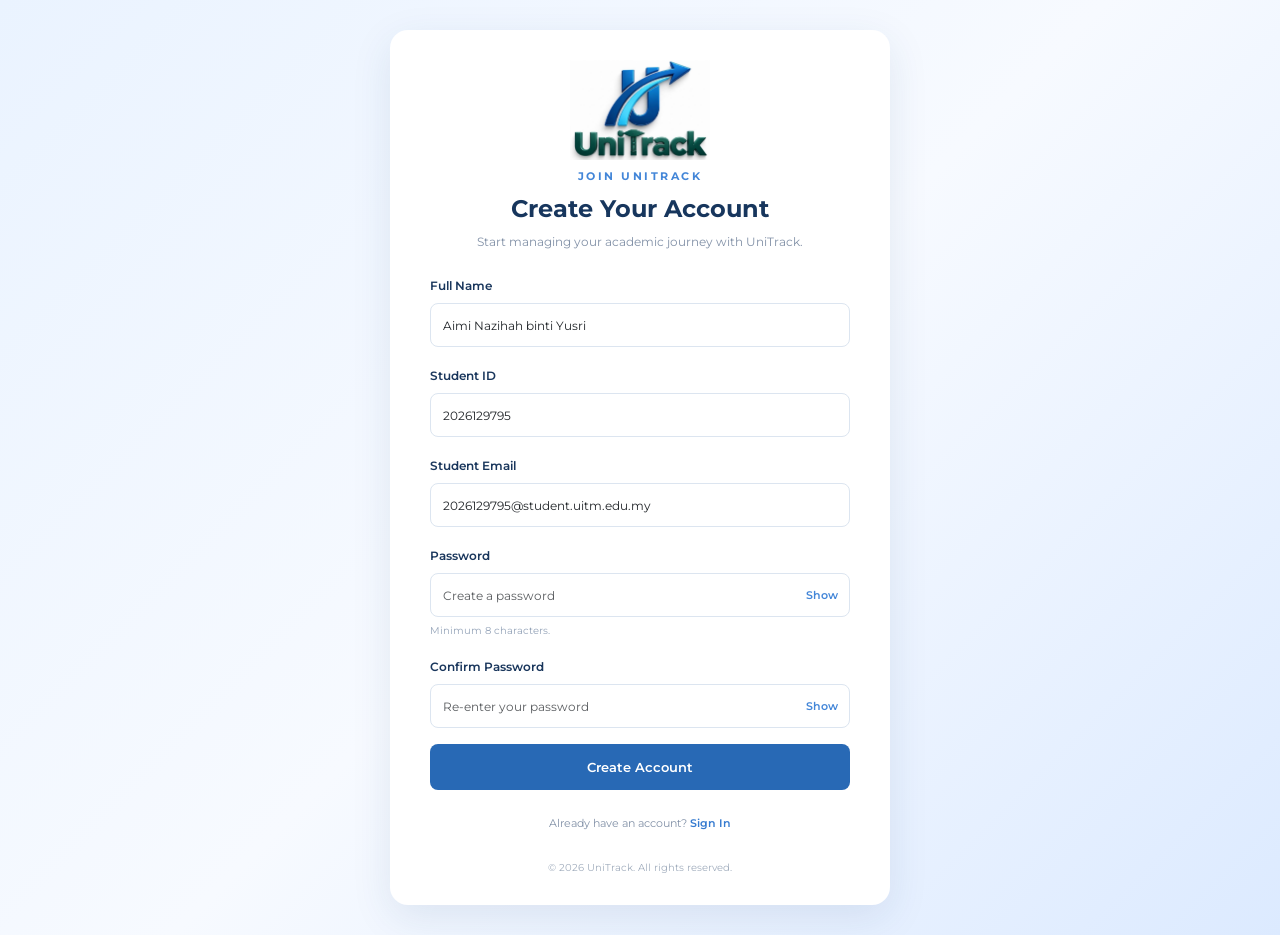
<file: register.html>
<!DOCTYPE html>
<html lang="en">
<head>
    <meta charset="UTF-8">
    <meta name="viewport" content="width=device-width, initial-scale=1.0">

    <title>UniTrack | Create Account</title>

    <!-- Bootstrap 5 -->
    <link href="https://cdn.jsdelivr.net/npm/bootstrap@5.3.3/dist/css/bootstrap.min.css" rel="stylesheet">

    <!-- Google Fonts -->
    <link href="https://fonts.googleapis.com/css2?family=Montserrat:wght@400;500;600;700;800&display=swap" rel="stylesheet">

    <!-- Custom CSS -->
    <link rel="stylesheet" href="css/style.css">
</head>

<body class="login-page">

    <div class="login-container register-container">

        <div class="login-card register-card">

            <!-- UniTrack Logo -->
            <div class="logo-container">
                <img src="images/UniTrack_Logo3.jpeg"
                     alt="UniTrack Logo"
                     class="main-logo">
            </div>

            <div class="welcome-text">JOIN UNITRACK</div>

            <h2>Create Your Account</h2>

            <p class="login-description">
                Start managing your academic journey with UniTrack.
            </p>

            <!-- Registration Form -->
            <form id="registerForm">

                <!-- Full Name -->
                <div class="mb-3">
                    <label class="form-label" for="fullName">
                        Full Name
                    </label>

                    <input
                        type="text"
                        class="form-control"
                        id="fullName"
                        placeholder="Enter your full name"
                        value="Aimi Nazihah binti Yusri"
                        required>
                </div>

                <!-- Student ID -->
                <div class="mb-3">
                    <label class="form-label" for="registerStudentID">
                        Student ID
                    </label>

                    <input
                        type="text"
                        class="form-control"
                        id="registerStudentID"
                        placeholder="Enter your student ID"
                        value="2026129795"
                        required>
                </div>

                <!-- Student Email -->
                <div class="mb-3">
                    <label class="form-label" for="email">
                        Student Email
                    </label>

                    <input
                        type="email"
                        class="form-control"
                        id="email"
                        placeholder="Enter your student email"
                        value="2026129795@student.uitm.edu.my"
                        required>
                </div>

                <!-- Password -->
                <div class="mb-3">
                    <label class="form-label" for="registerPassword">
                        Password
                    </label>

                    <div class="password-wrapper">
                        <input
                            type="password"
                            class="form-control"
                            id="registerPassword"
                            placeholder="Create a password"
                            minlength="8"
                            required>

                        <button
                            type="button"
                            class="password-toggle"
                            data-toggle-password="registerPassword">
                            Show
                        </button>
                    </div>

                    <small class="password-hint">
                        Minimum 8 characters.
                    </small>
                </div>

                <!-- Confirm Password -->
                <div class="mb-3">
                    <label class="form-label" for="confirmPassword">
                        Confirm Password
                    </label>

                    <div class="password-wrapper">
                        <input
                            type="password"
                            class="form-control"
                            id="confirmPassword"
                            placeholder="Re-enter your password"
                            required>

                        <button
                            type="button"
                            class="password-toggle"
                            data-toggle-password="confirmPassword">
                            Show
                        </button>
                    </div>
                </div>

                <!-- Registration Message -->
                <div
                    id="registerMessage"
                    class="form-message"
                    role="alert"
                    aria-live="polite">
                </div>

                <!-- Create Account Button -->
                <button type="submit" class="login-button">
                    Create Account
                </button>

            </form>

            <!-- Sign In Link -->
            <div class="register-text">
                Already have an account?
                <a href="index.html">Sign In</a>
            </div>

            <!-- Footer -->
            <div class="login-footer">
                © 2026 UniTrack. All rights reserved.
            </div>

        </div>

    </div>

    <!-- Bootstrap JavaScript -->
    <script src="https://cdn.jsdelivr.net/npm/bootstrap@5.3.3/dist/js/bootstrap.bundle.min.js"></script>

    <!-- Custom JavaScript -->
    <script src="js/script.js"></script>

</body>
</html>
</file>
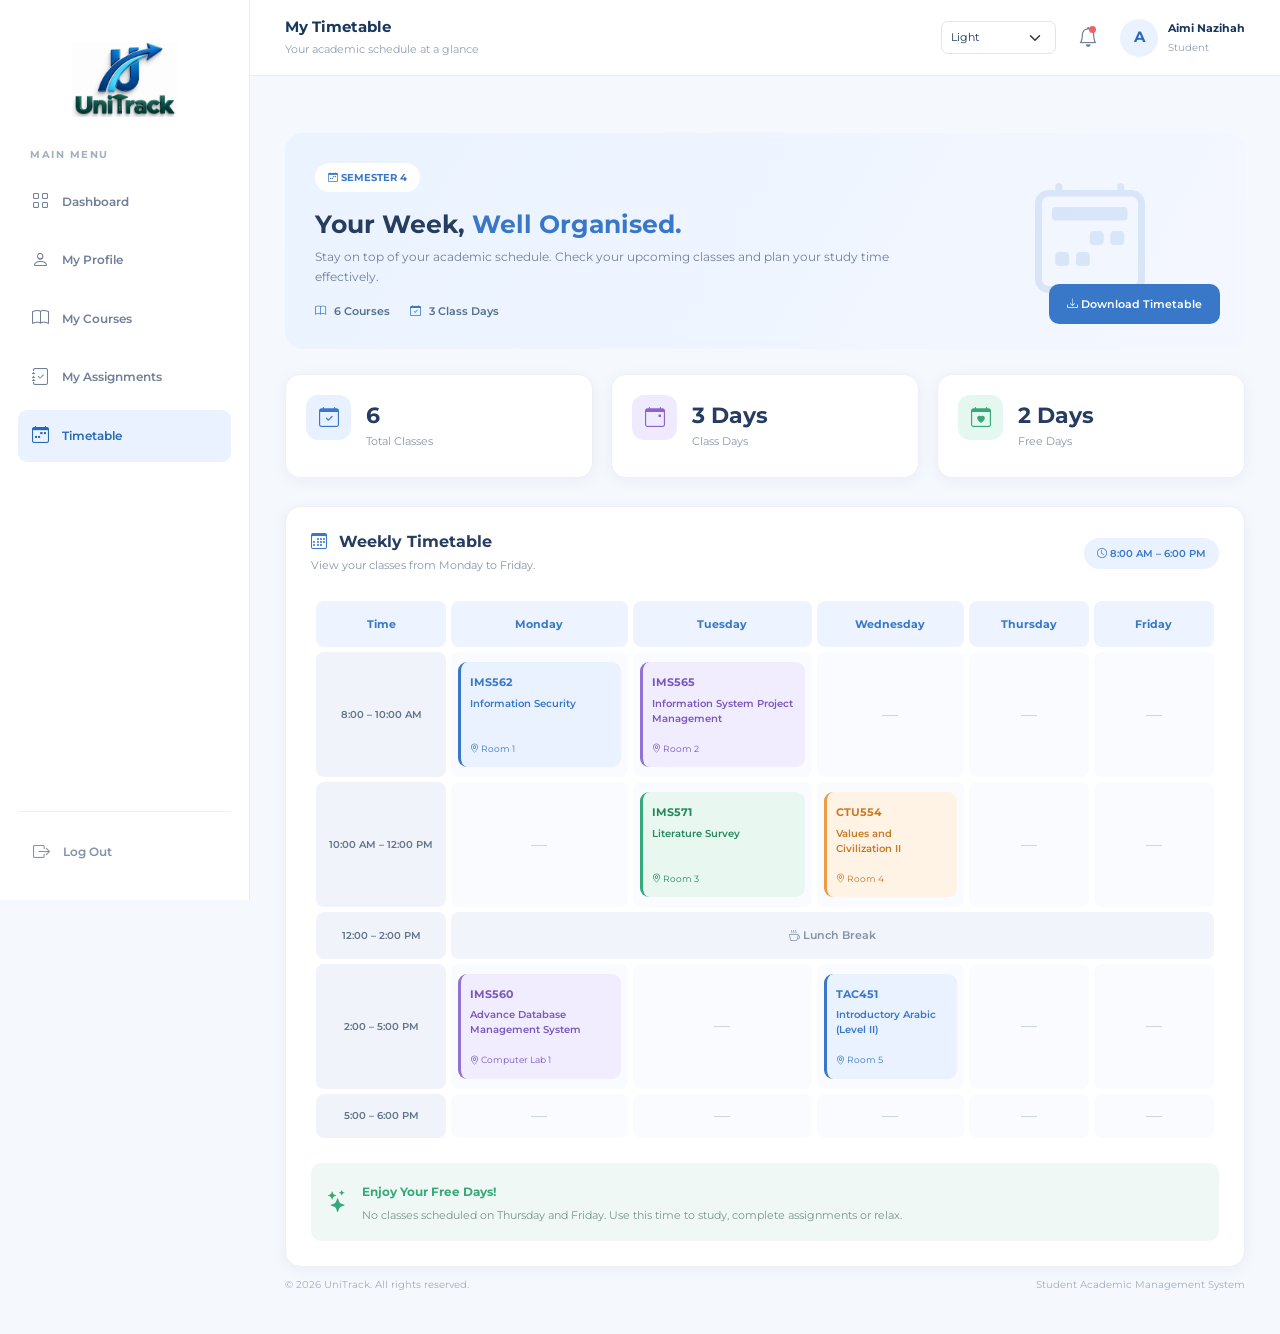
<file: timetable.html>
<!DOCTYPE html>
<html lang="en">

<head>
    <meta charset="UTF-8">
    <meta name="viewport" content="width=device-width, initial-scale=1.0">

    <title>My Timetable | UniTrack</title>

    <!-- Bootstrap 5 -->
    <link href="https://cdn.jsdelivr.net/npm/bootstrap@5.3.3/dist/css/bootstrap.min.css" rel="stylesheet">

    <!-- Google Fonts -->
    <link href="https://fonts.googleapis.com/css2?family=Montserrat:wght@400;500;600;700&display=swap" rel="stylesheet">

    <!-- Bootstrap Icons -->
    <link href="https://cdn.jsdelivr.net/npm/bootstrap-icons@1.11.3/font/bootstrap-icons.css" rel="stylesheet">

    <!-- Custom CSS -->
    <link rel="stylesheet" href="css/style.css">
</head>

<body class="dashboard-page">

<div class="dashboard-wrapper">

    <!-- SIDEBAR -->
    <aside class="sidebar" id="sidebar">

        <div class="sidebar-logo">
            <img src="images/UniTrack_Logo3.jpeg" alt="UniTrack Logo">
        </div>

        <p class="menu-heading">MAIN MENU</p>

        <nav class="sidebar-menu" aria-label="Main navigation">

            <a href="dashboard.html" class="menu-link">
                <i class="bi bi-grid"></i>
                <span>Dashboard</span>
            </a>

            <a href="profile.html" class="menu-link">
                <i class="bi bi-person"></i>
                <span>My Profile</span>
            </a>

            <a href="courses.html" class="menu-link">
                <i class="bi bi-book"></i>
                <span>My Courses</span>
            </a>

            <a href="assignments.html" class="menu-link">
                <i class="bi bi-journal-check"></i>
                <span>My Assignments</span>
            </a>

            <a href="timetable.html" class="menu-link active">
                <i class="bi bi-calendar-week"></i>
                <span>Timetable</span>
            </a>

        </nav>

        <!-- LOGOUT -->
        <div class="sidebar-bottom">

            <a href="index.html" class="menu-link logout-link" id="logoutLink">
                <i class="bi bi-box-arrow-right"></i>
                <span>Log Out</span>
            </a>

        </div>

    </aside>


    <!-- MAIN CONTENT -->
    <main class="main-content">

        <!-- TOPBAR -->
        <header class="topbar">

            <button
                class="sidebar-toggle"
                id="sidebarToggle"
                type="button"
                aria-label="Toggle navigation">

                <i class="bi bi-list"></i>

            </button>

            <div>
                <h5>My Timetable</h5>
                <p>Your academic schedule at a glance</p>
            </div>

            <div class="topbar-right">

                <div class="theme-dropdown">
                    <select id="themeSelector" class="form-select form-select-sm">
                        <option value="light">Light</option>
                        <option value="dark">Dark</option>
                        <option value="system">System Default</option>
                    </select>
                </div>

                <!-- Notifications -->
                <button
                    class="icon-button"
                    type="button"
                    aria-label="Notifications">

                    <i class="bi bi-bell"></i>
                    <span class="notification-dot"></span>

                </button>

                <!-- User Profile -->
                <div class="user-profile">

                    <div class="user-avatar">A</div>

                    <div class="user-details">
                        <strong id="topbarName">Aimi Nazihah</strong>
                        <small>Student</small>
                    </div>

                </div>

            </div>

        </header>


        <!-- PAGE CONTENT -->
        <section class="dashboard-content">

            <!-- WELCOME BANNER -->
            <section class="timetable-welcome">

                <div class="welcome-content">

                    <span class="welcome-tag">
                        <i class="bi bi-calendar-week"></i>
                        SEMESTER 4
                    </span>

                    <h2>Your Week, <span>Well Organised.</span></h2>

                    <p>
                        Stay on top of your academic schedule.
                        Check your upcoming classes and plan your study time effectively.
                    </p>

                    <div class="welcome-details">

                        <span>
                            <i class="bi bi-book"></i>
                            6 Courses
                        </span>

                        <span>
                            <i class="bi bi-calendar-check"></i>
                            3 Class Days
                        </span>

                    </div>

                </div>

                <div class="welcome-illustration">
                    <i class="bi bi-calendar2-week"></i>
                </div>

                <!-- Download Timetable -->
                <button
                    class="download-btn"
                    type="button"
                    onclick="window.print()">

                    <i class="bi bi-download"></i>
                    Download Timetable

                </button>

            </section>


            <!-- TIMETABLE SUMMARY -->
            <section class="timetable-summary">

                <!-- Total Classes -->
                <div class="timetable-summary-card">

                    <div class="summary-icon blue">
                        <i class="bi bi-calendar-check"></i>
                    </div>

                    <div>
                        <h3>6</h3>
                        <p>Total Classes</p>
                    </div>

                </div>


                <!-- Class Days -->
                <div class="timetable-summary-card">

                    <div class="summary-icon purple">
                        <i class="bi bi-calendar-event"></i>
                    </div>

                    <div>
                        <h3>3 Days</h3>
                        <p>Class Days</p>
                    </div>

                </div>


                <!-- Free Days -->
                <div class="timetable-summary-card">

                    <div class="summary-icon green">
                        <i class="bi bi-calendar-heart"></i>
                    </div>

                    <div>
                        <h3>2 Days</h3>
                        <p>Free Days</p>
                    </div>

                </div>

            </section>


            <!-- PRINT ONLY THIS SECTION -->
            <div id="timetable-content">

                <section class="timetable-section">

                    <!-- TIMETABLE HEADING -->
                    <div class="timetable-heading">

                        <div>
                            <h4>
                                <i class="bi bi-calendar3"></i>
                                Weekly Timetable
                            </h4>

                            <p>View your classes from Monday to Friday.</p>
                        </div>

                        <span class="week-label">
                            <i class="bi bi-clock"></i>
                            8:00 AM – 6:00 PM
                        </span>

                    </div>


                    <!-- TIMETABLE TABLE -->
                    <div class="table-responsive">

                        <table class="weekly-timetable">

                            <thead>
                                <tr>
                                    <th>Time</th>
                                    <th>Monday</th>
                                    <th>Tuesday</th>
                                    <th>Wednesday</th>
                                    <th>Thursday</th>
                                    <th>Friday</th>
                                </tr>
                            </thead>

                            <tbody>

                                <!-- 8 AM - 10 AM -->
                                <tr>

                                    <td class="time-cell">
                                        8:00 – 10:00 AM
                                    </td>

                                    <td>
                                        <div class="class-card blue-card">
                                            <strong>IMS562</strong>
                                            <span>Information Security</span>
                                            <small>
                                                <i class="bi bi-geo-alt"></i>
                                                Room 1
                                            </small>
                                        </div>
                                    </td>

                                    <td>
                                        <div class="class-card purple-card">
                                            <strong>IMS565</strong>
                                            <span>Information System Project Management</span>
                                            <small>
                                                <i class="bi bi-geo-alt"></i>
                                                Room 2
                                            </small>
                                        </div>
                                    </td>

                                    <td class="empty-cell">—</td>
                                    <td class="empty-cell">—</td>
                                    <td class="empty-cell">—</td>

                                </tr>


                                <!-- 10 AM - 12 PM -->
                                <tr>

                                    <td class="time-cell">
                                        10:00 AM – 12:00 PM
                                    </td>

                                    <td class="empty-cell">—</td>

                                    <td>
                                        <div class="class-card green-card">
                                            <strong>IMS571</strong>
                                            <span>Literature Survey</span>
                                            <small>
                                                <i class="bi bi-geo-alt"></i>
                                                Room 3
                                            </small>
                                        </div>
                                    </td>

                                    <td>
                                        <div class="class-card orange-card">
                                            <strong>CTU554</strong>
                                            <span>Values and Civilization II</span>
                                            <small>
                                                <i class="bi bi-geo-alt"></i>
                                                Room 4
                                            </small>
                                        </div>
                                    </td>

                                    <td class="empty-cell">—</td>
                                    <td class="empty-cell">—</td>

                                </tr>


                                <!-- LUNCH BREAK -->
                                <tr>

                                    <td class="time-cell">
                                        12:00 – 2:00 PM
                                    </td>

                                    <td colspan="5" class="break-cell">

                                        <i class="bi bi-cup-hot"></i>
                                        Lunch Break

                                    </td>

                                </tr>


                                <!-- 2 PM - 5 PM -->
                                <tr>

                                    <td class="time-cell">
                                        2:00 – 5:00 PM
                                    </td>

                                    <td>
                                        <div class="class-card purple-card">
                                            <strong>IMS560</strong>
                                            <span>Advance Database Management System</span>
                                            <small>
                                                <i class="bi bi-geo-alt"></i>
                                                Computer Lab 1
                                            </small>
                                        </div>
                                    </td>

                                    <td class="empty-cell">—</td>

                                    <td>
                                        <div class="class-card blue-card">
                                            <strong>TAC451</strong>
                                            <span>Introductory Arabic (Level II)</span>
                                            <small>
                                                <i class="bi bi-geo-alt"></i>
                                                Room 5
                                            </small>
                                        </div>
                                    </td>

                                    <td class="empty-cell">—</td>
                                    <td class="empty-cell">—</td>

                                </tr>


                                <!-- 5 PM - 6 PM -->
                                <tr>

                                    <td class="time-cell">
                                        5:00 – 6:00 PM
                                    </td>

                                    <td class="empty-cell">—</td>
                                    <td class="empty-cell">—</td>
                                    <td class="empty-cell">—</td>
                                    <td class="empty-cell">—</td>
                                    <td class="empty-cell">—</td>

                                </tr>

                            </tbody>

                        </table>

                    </div>


                    <!-- FREE DAY NOTICE -->
                    <div class="free-day-note">

                        <i class="bi bi-stars"></i>

                        <div>

                            <strong>Enjoy Your Free Days!</strong>

                            <p>
                                No classes scheduled on Thursday and Friday.
                                Use this time to study, complete assignments or relax.
                            </p>

                        </div>

                    </div>

                </section>

            </div>
            <!-- END PRINT SECTION -->


            <!-- Footer -->
                <footer class="dashboard-footer">

                    <p>© 2026 UniTrack. All rights reserved.</p>

                    <p>Student Academic Management System</p>

                </footer>

        </section>

    </main>

</div>


<!-- BOOTSTRAP JAVASCRIPT -->
<script src="https://cdn.jsdelivr.net/npm/bootstrap@5.3.3/dist/js/bootstrap.bundle.min.js"></script>

<!-- CUSTOM JAVASCRIPT -->
<script src="js/script.js"></script>

</body>
</html>
</file>
<file: css/style.css>
/* ==========================================
   UNITRACK - GENERAL SETTINGS
========================================== */

* {
    margin: 0;
    padding: 0;
    box-sizing: border-box;
}

body {
    font-family: 'Montserrat', sans-serif;
    color: #19365c;
}

button,
input {
    font-family: inherit;
}


/* ==========================================
   LOGIN PAGE
========================================== */

.login-page {
    min-height: 100vh;
    background: linear-gradient(135deg, #eaf3ff, #f7faff, #dceaff);
    display: flex;
    justify-content: center;
    align-items: center;
    padding: 30px 15px;
}

.login-container {
    width: 100%;
    max-width: 460px;
}

.login-card {
    background: #ffffff;
    padding: 38px 40px;
    border-radius: 18px;
    box-shadow: 0 12px 40px rgba(29, 70, 120, 0.10);
}

.logo-container {
    text-align: center;
    margin-bottom: 8px;
}

.main-logo {
    width: 190px;
    height: 100px;
    object-fit: contain;
}

.welcome-text {
    text-align: center;
    color: #4386d8;
    font-size: 11px;
    font-weight: 700;
    letter-spacing: 2.5px;
    margin-bottom: 10px;
}

.login-card h2 {
    text-align: center;
    font-size: 24px;
    font-weight: 700;
    color: #17365d;
}

.login-description {
    text-align: center;
    font-size: 12px;
    color: #8291a7;
    margin: 10px 0 28px;
}

.form-label {
    font-size: 12px;
    font-weight: 600;
    margin-bottom: 8px;
}

.form-control {
    height: 46px;
    border: 1px solid #dce5f0;
    border-radius: 8px;
    font-size: 12px;
    padding: 12px;
}

.form-control:focus {
    border-color: #4386d8;
    box-shadow: 0 0 0 3px rgba(67, 134, 216, 0.12);
}

/* Password */

.password-wrapper {
    position: relative;
}

.password-wrapper input {
    padding-right: 65px;
}

.password-toggle {
    position: absolute;
    right: 12px;
    top: 50%;
    transform: translateY(-50%);
    border: none;
    background: transparent;
    color: #4386d8;
    font-size: 11px;
    font-weight: 600;
    cursor: pointer;
}

/* Login Options */

.login-options {
    display: flex;
    justify-content: space-between;
    align-items: center;
    margin: 18px 0 22px;
    font-size: 11px;
}

.remember-option {
    color: #718096;
}

.remember-option input {
    accent-color: #367bd0;
    margin-right: 5px;
}

.forgot-link,
.register-text a {
    color: #367bd0;
    text-decoration: none;
    font-weight: 600;
}

.forgot-link:hover,
.register-text a:hover {
    color: #174e91;
}

/* Error Message */

.error-message {
    color: #dc3545;
    font-size: 11px;
    margin-bottom: 12px;
}

/* Login Button */

.login-button {
    width: 100%;
    height: 46px;
    background: #2869b5;
    color: white;
    border: none;
    border-radius: 8px;
    font-size: 13px;
    font-weight: 600;
    cursor: pointer;
    transition: 0.3s;
}

.login-button:hover {
    background: #174e91;
}

/* Register Text */

.register-text {
    text-align: center;
    margin-top: 25px;
    font-size: 11px;
    color: #8291a7;
}

/* Login Footer */

.login-footer {
    text-align: center;
    margin-top: 28px;
    font-size: 10px;
    color: #a1adbd;
}


/* ==========================================
   REGISTER PAGE
========================================== */

.register-container {
    max-width: 500px;
}

.register-card {
    padding: 30px 40px;
}

.register-card .login-description {
    margin-bottom: 22px;
}

.register-card .form-control {
    height: 44px;
}

.password-hint {
    display: block;
    color: #94a3b8;
    font-size: 10px;
    margin-top: 6px;
}

.form-message {
    font-size: 11px;
    margin-bottom: 12px;
    font-weight: 500;
}

.form-message.error {
    color: #dc3545;
}

.form-message.success {
    color: #198754;
}


/* ==========================================
   DASHBOARD GENERAL
========================================== */

.dashboard-page {
    background: #f5f8fd;
    min-height: 100vh;
    color: #19365c;
}

.dashboard-wrapper,
.dashboard-container {
    min-height: 100vh;
}

.dashboard-container {
    background: #f5f8fd;
}


/* ==========================================
   SIDEBAR
========================================== */

.sidebar {
    width: 250px;
    height: 100vh;
    position: fixed;
    top: 0;
    left: 0;
    background: #ffffff;
    border-right: 1px solid #e9eef5;
    padding: 22px 18px;
    display: flex;
    flex-direction: column;
    z-index: 1000;
    transition: transform 0.3s ease;
}

.sidebar-logo {
    text-align: center;
    padding: 20px 5px 30px;
}

.sidebar-logo img {
    width: 165px;
    height: 75px;
    object-fit: contain;
}

.sidebar-nav {
    display: flex;
    flex-direction: column;
    gap: 8px;
    padding: 15px 0;
}

.sidebar-nav a,
.sidebar-bottom a {
    display: flex;
    align-items: center;
    gap: 13px;
    padding: 13px 15px;
    color: #8291a7;
    text-decoration: none;
    font-size: 12px;
    font-weight: 600;
    border-radius: 9px;
    transition: 0.2s;
}

.sidebar-nav a:hover,
.sidebar-nav a.active {
    background: #eaf3ff;
    color: #2869b5;
}

.sidebar-nav i,
.sidebar-bottom i {
    font-size: 17px;
}

.sidebar-bottom {
    margin-top: auto;
    border-top: 1px solid #edf1f6;
    padding: 15px 0 0;
}

.sidebar-bottom a:hover {
    background: #fff0f0;
    color: #dc3545;
}

.menu-heading {
    color: #a0aec0;
    font-size: 10px;
    font-weight: 700;
    letter-spacing: 1.5px;
    margin: 0 0 14px 12px;
}

.sidebar-menu {
    display: flex;
    flex-direction: column;
    gap: 7px;
}

.menu-link {
    display: flex;
    align-items: center;
    gap: 13px;
    padding: 13px 14px;
    border-radius: 9px;
    color: #718096;
    font-size: 12px;
    font-weight: 600;
    text-decoration: none;
    transition: all 0.2s ease;
}

.menu-link i {
    font-size: 17px;
}

.menu-link:hover,
.menu-link.active {
    background: #eaf2ff;
    color: #2869b5;
}

.logout-link:hover {
    color: #dc3545;
    background: #fff1f1;
}


/* ==========================================
   MAIN CONTENT & TOPBAR
========================================== */

.main-content {
    margin-left: 250px;
    min-height: 100vh;
}

.dashboard-topbar,
.topbar {
    min-height: 76px;
    background: #ffffff;
    border-bottom: 1px solid #e9eef5;
    padding: 15px 35px;
    display: flex;
    align-items: center;
    justify-content: space-between;
    gap: 20px;
}

.topbar h5 {
    color: #19365c;
    font-size: 15px;
    font-weight: 700;
    margin-bottom: 5px;
}

.topbar p {
    color: #91a0b3;
    font-size: 11px;
    margin: 0;
}

.sidebar-toggle {
    display: none;
    border: none;
    background: transparent;
    color: #19365c;
    font-size: 25px;
    cursor: pointer;
}

.topbar-search {
    width: 300px;
    height: 39px;
    display: flex;
    align-items: center;
    gap: 10px;
    background: #f5f8fd;
    border: 1px solid #edf1f6;
    border-radius: 8px;
    padding: 0 12px;
    color: #91a0b3;
}

.topbar-search i {
    font-size: 14px;
}

.topbar-search input {
    width: 100%;
    border: none;
    outline: none;
    background: transparent;
    font-family: inherit;
    font-size: 11px;
    color: #19365c;
}

.topbar-right {
    display: flex;
    align-items: center;
    gap: 22px;
    margin-left: auto;
}

.topbar-right > i {
    color: #718096;
    font-size: 19px;
}

.icon-button {
    position: relative;
    border: none;
    background: transparent;
    color: #718096;
    font-size: 20px;
    cursor: pointer;
}

.notification-dot {
    width: 7px;
    height: 7px;
    position: absolute;
    top: 3px;
    right: 2px;
    background: #ef6262;
    border-radius: 50%;
}

.profile-page-title {
    font-family: 'Montserrat', sans-serif !important;
    font-weight: 700;
}

.user-profile,
.topbar-profile {
    display: flex;
    align-items: center;
    gap: 10px;
}

.user-avatar {
    width: 38px;
    height: 38px;
    border-radius: 50%;
    background: #eaf2ff;
    color: #2869b5;
    display: flex;
    align-items: center;
    justify-content: center;
    font-size: 15px;
    font-weight: 700;
}

.user-details {
    display: flex;
    flex-direction: column;
    gap: 3px;
}

.user-details strong {
    font-size: 11px;
    color: #19365c;
}

.user-details small {
    font-size: 10px;
    color: #91a0b3;
}

.topbar-profile {
    color: #53657d;
    font-size: 11px;
    font-weight: 600;
}

.topbar-profile > i {
    font-size: 24px;
    color: #3978c8;
}


/* ==========================================
   DASHBOARD CONTENT
========================================== */

.dashboard-content {
    padding: 32px 35px;
}

.welcome-section {
    display: flex;
    align-items: center;
    justify-content: space-between;
    gap: 15px;
    margin-bottom: 27px;
}

.dashboard-date {
    color: #4386d8;
    font-size: 10px;
    font-weight: 700;
    letter-spacing: 1.2px;
    margin-bottom: 9px;
}

.welcome-section h1 {
    font-size: 25px;
    font-weight: 700;
    color: #19365c;
    margin-bottom: 7px;
}

.welcome-section > div > p:last-child {
    color: #91a0b3;
    font-size: 12px;
    margin-bottom: 0;
}

.semester-badge {
    background: #eaf2ff;
    color: #2869b5;
    padding: 10px 14px;
    border-radius: 8px;
    font-size: 10px;
    font-weight: 600;
    white-space: nowrap;
}


/* ==========================================
   SUMMARY CARDS
========================================== */

.summary-row {
    margin-bottom: 25px;
}

.summary-card {
    background: #ffffff;
    border: 1px solid #edf1f6;
    border-radius: 12px;
    padding: 20px;
    height: 100%;
    transition: transform 0.2s ease, box-shadow 0.2s ease;
}

.summary-card:hover {
    transform: translateY(-3px);
    box-shadow: 0 8px 20px rgba(29, 70, 120, 0.07);
}

.summary-icon {
    width: 40px;
    height: 40px;
    border-radius: 10px;
    display: flex;
    align-items: center;
    justify-content: center;
    font-size: 19px;
    margin-bottom: 17px;
}

.blue-icon {
    background: #eaf2ff;
    color: #367bd0;
}

.purple-icon {
    background: #f0ebff;
    color: #8464d8;
}

.orange-icon {
    background: #fff3e5;
    color: #e59a35;
}

.green-icon {
    background: #e5f7ef;
    color: #2da779;
}

.summary-card p {
    color: #8291a7;
    font-size: 11px;
    font-weight: 500;
    margin-bottom: 7px;
}

.summary-card h3 {
    color: #19365c;
    font-size: 25px;
    font-weight: 700;
    margin-bottom: 5px;
}

.summary-card small {
    color: #a0aec0;
    font-size: 10px;
}


/* ==========================================
   DASHBOARD PANELS & CHARTS
========================================== */

.dashboard-grid {
    margin-bottom: 25px;
}

.dashboard-panel {
    background: #ffffff;
    border: 1px solid #edf1f6;
    border-radius: 12px;
    padding: 23px;
    height: 100%;
}

.panel-heading {
    display: flex;
    align-items: flex-start;
    justify-content: space-between;
    gap: 12px;
    margin-bottom: 20px;
}

.panel-heading h5 {
    font-size: 14px;
    font-weight: 700;
    color: #19365c;
    margin-bottom: 6px;
}

.panel-heading p {
    color: #91a0b3;
    font-size: 10px;
    margin-bottom: 0;
}

.chart-label {
    background: #eaf2ff;
    color: #2869b5;
    padding: 6px 12px;
    border-radius: 6px;
    font-size: 10px;
    font-weight: 600;
}

.chart-container {
    position: relative;
    height: 270px;
    width: 100%;
}

.assignment-chart {
    position: relative;
    height: 190px;
    max-width: 220px;
    margin: 0 auto 15px;
}

.assignment-legend {
    display: flex;
    justify-content: center;
    gap: 20px;
    flex-wrap: wrap;
}

.assignment-legend div {
    display: flex;
    align-items: center;
    gap: 6px;
    color: #8291a7;
    font-size: 10px;
}

.assignment-legend strong {
    color: #19365c;
    margin-left: 3px;
}

.legend-dot {
    width: 8px;
    height: 8px;
    border-radius: 50%;
}

.pending-dot {
    background: #f1ad52;
}

.completed-dot {
    background: #4386d8;
}


/* ==========================================
   DASHBOARD ASSIGNMENTS TABLE
========================================== */

.recent-panel {
    margin-bottom: 25px;
}

.view-all {
    color: #367bd0;
    text-decoration: none;
    font-size: 10px;
    font-weight: 600;
    white-space: nowrap;
}

.view-all:hover {
    color: #174e91;
}

.dashboard-table {
    margin-bottom: 0;
    min-width: 600px;
}

.dashboard-table thead th {
    background: #f7f9fc;
    color: #8291a7;
    font-size: 10px;
    font-weight: 600;
    padding: 13px 14px;
    border-bottom: 1px solid #edf1f6;
}

.dashboard-table tbody td {
    color: #53657d;
    font-size: 10px;
    padding: 15px 14px;
    border-bottom: 1px solid #f0f3f7;
}

.dashboard-table tbody tr:last-child td {
    border-bottom: none;
}

.status {
    display: inline-block;
    padding: 6px 10px;
    border-radius: 20px;
    font-size: 9px;
    font-weight: 600;
}

.pending-status {
    background: #fff3df;
    color: #c78323;
}

.progress-status {
    background: #eaf2ff;
    color: #367bd0;
}

.completed-status {
    background: #e5f7ef;
    color: #21865d;
}


/* ==========================================
   FOOTER
========================================== */

.dashboard-footer {
    display: flex;
    justify-content: space-between;
    flex-wrap: wrap;
    gap: 8px;
    padding: 10px 0;
}

.dashboard-footer p {
    color: #a0aec0;
    font-size: 10px;
    margin-bottom: 0;
}


/* ==========================================
   PROFILE PAGE
========================================== */

.profile-panel {
    margin-top: 25px;
    padding: 25px;
}

.profile-content {
    text-align: center;
    padding: 20px 10px;
}

.profile-avatar {
    width: 100px;
    height: 100px;
    min-width: 100px;
    background: #eaf3ff;
    color: #2869b5;
    border-radius: 50%;
    display: flex;
    align-items: center;
    justify-content: center;
    font-size: 40px;
    overflow: hidden;
}

.profile-avatar img,
.profile-picture {
    width: 100%;
    height: 100%;
    object-fit: cover;
    border-radius: 50%;
}

.profile-content h4 {
    color: #19365c;
    font-size: 18px;
    font-weight: 700;
    margin-bottom: 5px;
}

.profile-content > p {
    color: #8291a7;
    font-size: 12px;
}

.profile-content hr {
    margin: 25px 0;
    border-color: #e8edf4;
}

.profile-content .row {
    text-align: left;
}

.profile-content label {
    color: #8291a7;
    font-size: 11px;
    font-weight: 600;
    margin-bottom: 7px;
}

.profile-content .row p {
    color: #19365c;
    font-size: 13px;
    font-weight: 600;
    margin-bottom: 0;
    padding: 12px;
    background: #f7faff;
    border-radius: 7px;
}

/* Profile Header */

.profile-header-card {
    display: flex;
    align-items: center;
    gap: 20px;
    background: #ffffff;
    padding: 25px;
    border-radius: 14px;
    box-shadow: 0 5px 20px rgba(29, 70, 120, 0.06);
    margin-bottom: 25px;
}

.profile-header-details {
    flex: 1;
}

.profile-header-details h3 {
    color: #19365c;
    font-size: 18px;
    font-weight: 700;
    margin-bottom: 6px;
}

.profile-header-details p {
    color: #8291a7;
    font-size: 12px;
    margin-bottom: 9px;
}

.profile-semester {
    display: inline-block;
    background: #eaf3ff;
    color: #2869b5;
    padding: 6px 11px;
    border-radius: 20px;
    font-size: 10px;
    font-weight: 700;
}

/* Profile Buttons */

.profile-edit-btn,
.profile-save-btn {
    background: #2869b5;
    color: white;
    border: none;
    border-radius: 8px;
    padding: 11px 16px;
    font-size: 11px;
    font-weight: 600;
    cursor: pointer;
}

.profile-edit-btn:hover,
.profile-save-btn:hover {
    background: #174e91;
}

.profile-section {
    padding: 25px;
    margin-bottom: 22px;
}

.profile-section .panel-heading {
    margin-bottom: 25px;
}

.profile-section .panel-heading h5 {
    color: #19365c;
    font-size: 15px;
    font-weight: 700;
    margin-bottom: 5px;
}

.profile-section .panel-heading span {
    color: #91a0b3;
    font-size: 11px;
}

.profile-label {
    display: block;
    color: #718096;
    font-size: 11px;
    font-weight: 600;
    margin-bottom: 8px;
}

.profile-input {
    min-height: 45px;
    font-size: 12px;
    border: 1px solid #e1e8f0;
    border-radius: 8px;
    color: #19365c;
    background-color: #f8faff;
}

.profile-input[readonly],
.profile-input:disabled {
    background-color: #f8faff;
    opacity: 1;
    color: #19365c;
}

.profile-input:not([readonly]):not(:disabled) {
    background-color: #ffffff;
    border-color: #4386d8;
}

.profile-save-area {
    display: flex;
    justify-content: flex-end;
    gap: 10px;
    margin: 20px 0;
}

.profile-cancel-btn {
    background: #eef2f7;
    color: #53657c;
    border: none;
    border-radius: 8px;
    padding: 11px 18px;
    font-size: 11px;
    font-weight: 600;
}

.profile-message {
    font-size: 12px;
    text-align: right;
    color: #198754;
    margin-top: 10px;
}

/* Profile Photo Upload */

.profile-photo-area {
    display: flex;
    flex-direction: column;
    align-items: center;
    margin-right: 20px;
    gap: 10px;
}

.profile-avatar-button {
    position: relative;
    border: none;
    background: transparent;
    padding: 0;
    border-radius: 50%;
    cursor: pointer;
}

.profile-avatar-button:disabled {
    cursor: default;
}

.profile-avatar-button:not(:disabled):hover .profile-avatar {
    opacity: 0.8;
}

.profile-camera-icon {
    display: none;
    position: absolute;
    right: 0;
    bottom: 0;
    background: #2869b5;
    color: white;
    width: 32px;
    height: 32px;
    border: 3px solid white;
    border-radius: 50%;
    align-items: center;
    justify-content: center;
}

.profile-avatar-button:not(:disabled) .profile-camera-icon {
    display: flex;
}

.profile-avatar-button:disabled .profile-camera-icon {
    display: none;
}

.profile-remove-picture {
    margin-top: 10px;
    border: none;
    background: transparent;
    color: #dc3545;
    font-size: 11px;
    font-weight: 600;
    cursor: pointer;
}


/* ==========================================
   MY COURSES PAGE
========================================== */

.course-summary {
    margin-bottom: 30px;
}

.course-summary-card {
    background: #ffffff;
    border: 1px solid #edf1f6;
    border-radius: 12px;
    padding: 20px;
    display: flex;
    align-items: center;
    gap: 15px;
    height: 100%;
}

.course-summary-icon {
    width: 45px;
    height: 45px;
    min-width: 45px;
    background: #eaf2ff;
    color: #2869b5;
    border-radius: 10px;
    display: flex;
    align-items: center;
    justify-content: center;
    font-size: 20px;
}

.course-summary-card p {
    color: #8291a7;
    font-size: 11px;
    margin-bottom: 5px;
}

.course-summary-card h3 {
    color: #19365c;
    font-size: 20px;
    font-weight: 700;
    margin-bottom: 0;
}

/* Course Toolbar */

.course-toolbar {
    display: flex;
    justify-content: space-between;
    align-items: center;
    gap: 20px;
    margin-bottom: 20px;
}

.course-toolbar h5 {
    color: #19365c;
    font-size: 15px;
    font-weight: 700;
    margin-bottom: 5px;
}

.course-toolbar p {
    color: #91a0b3;
    font-size: 11px;
    margin-bottom: 0;
}

.course-search {
    width: 300px;
    height: 42px;
    display: flex;
    align-items: center;
    gap: 10px;
    padding: 0 13px;
    background: #ffffff;
    border: 1px solid #e1e8f0;
    border-radius: 8px;
    color: #91a0b3;
}

.course-search input {
    width: 100%;
    border: none;
    outline: none;
    font-family: inherit;
    font-size: 11px;
    color: #19365c;
}

/* Course Cards */

.course-card {
    height: 100%;
    background: #ffffff;
    border: 1px solid #edf1f6;
    border-radius: 13px;
    padding: 23px;
    transition: 0.25s ease;
}

.course-card:hover {
    transform: translateY(-4px);
    box-shadow: 0 8px 22px rgba(29, 70, 120, 0.08);
}

.course-card-top {
    display: flex;
    justify-content: space-between;
    align-items: center;
    margin-bottom: 20px;
}

.course-code {
    background: #eaf2ff;
    color: #2869b5;
    padding: 7px 11px;
    border-radius: 6px;
    font-size: 10px;
    font-weight: 700;
}

.course-credit {
    color: #8291a7;
    font-size: 10px;
}

.course-card-icon {
    width: 43px;
    height: 43px;
    background: #eaf2ff;
    color: #367bd0;
    border-radius: 10px;
    display: flex;
    align-items: center;
    justify-content: center;
    font-size: 20px;
    margin-bottom: 17px;
}

.purple-course {
    background: #f0ebff;
    color: #8464d8;
}

.orange-course {
    background: #fff3e5;
    color: #e59a35;
}

.green-course {
    background: #e5f7ef;
    color: #2da779;
}

.course-card h5 {
    color: #19365c;
    font-size: 14px;
    font-weight: 700;
    margin-bottom: 10px;
}

.course-description {
    color: #8291a7;
    font-size: 11px;
    line-height: 1.8;
    min-height: 40px;
    margin-bottom: 22px;
}

/* Lecturer Details */

.course-lecturer,
.lecturer-contact {
    display: flex;
    align-items: center;
    gap: 11px;
    padding: 14px 0;
    border-top: 1px solid #edf1f6;
}

.course-lecturer > i,
.lecturer-contact > i {
    color: #4386d8;
    font-size: 20px;
}

.course-lecturer div {
    display: flex;
    flex-direction: column;
    gap: 4px;
}

.course-lecturer small {
    color: #91a0b3;
    font-size: 9px;
}

.course-lecturer strong {
    color: #19365c;
    font-size: 11px;
    font-weight: 600;
}

.lecturer-contact span {
    color: #19365c;
    font-size: 11px;
    font-weight: 600;
}

.course-card-footer {
    border-top: 1px solid #edf1f6;
    padding-top: 13px;
    color: #8291a7;
    font-size: 10px;
}

.course-card-footer i {
    color: #4386d8;
    margin-right: 5px;
}

.no-courses {
    text-align: center;
    padding: 50px 20px;
    color: #8291a7;
}

.no-courses > i {
    font-size: 35px;
    color: #4386d8;
}

.no-courses h5 {
    color: #19365c;
    font-size: 14px;
    margin: 15px 0 7px;
}

.no-courses p {
    font-size: 11px;
}


/* ==========================================
   MY ASSIGNMENTS PAGE
========================================== */

.assignment-toolbar {
    display: flex;
    justify-content: space-between;
    align-items: center;
    gap: 20px;
    margin: 32px 0 20px;
    flex-wrap: wrap;
}

.assignment-toolbar h5 {
    font-size: 17px;
    font-weight: 700;
    margin-bottom: 6px;
    color: #243b5a;
}

.assignment-toolbar p {
    font-size: 12px;
    color: #8995a7;
    margin: 0;
}

.assignment-search {
    display: flex;
    align-items: center;
    gap: 10px;
    background: #ffffff;
    border: 1px solid #e4eaf2;
    border-radius: 10px;
    padding: 11px 15px;
    width: 310px;
    max-width: 100%;
}

.assignment-search i {
    color: #8b9bb1;
}

.assignment-search input {
    border: none;
    outline: none;
    width: 100%;
    font-family: inherit;
    font-size: 12px;
    color: #34445c;
}

/* Assignment Cards */

.assignment-course-card {
    background: #ffffff;
    border: 1px solid #e9eef5;
    border-radius: 14px;
    padding: 22px;
    height: 100%;
    transition: 0.2s ease;
}

.assignment-course-card:hover {
    transform: translateY(-3px);
    box-shadow: 0 8px 24px rgba(40, 75, 120, 0.07);
}

.assignment-course-header {
    display: flex;
    justify-content: space-between;
    align-items: center;
    padding-bottom: 17px;
    border-bottom: 1px solid #edf0f5;
    margin-bottom: 8px;
    gap: 12px;
}

.assignment-course-code {
    display: inline-block;
    background: #edf4ff;
    color: #3978c8;
    font-size: 10px;
    font-weight: 700;
    padding: 6px 10px;
    border-radius: 6px;
    margin-bottom: 9px;
    letter-spacing: 0.5px;
}

.assignment-course-header h5 {
    color: #263c59;
    font-size: 14px;
    font-weight: 700;
    margin: 0;
    line-height: 1.5;
}

.assignment-subject-icon {
    font-size: 25px;
    color: #7ba5dc;
}

.assignment-item {
    display: flex;
    align-items: center;
    gap: 13px;
    padding: 17px 0;
    border-bottom: 1px solid #f0f2f6;
}

.assignment-item:last-child {
    border-bottom: none;
    padding-bottom: 2px;
}

.assignment-type-icon {
    width: 40px;
    height: 40px;
    min-width: 40px;
    display: flex;
    justify-content: center;
    align-items: center;
    border-radius: 10px;
    font-size: 17px;
}

.completed-icon {
    background: #e8f7ef;
    color: #269b62;
}

.pending-icon {
    background: #fff4e5;
    color: #e39a29;
}

.assignment-info {
    display: flex;
    flex-direction: column;
    gap: 4px;
    flex: 1;
    min-width: 0;
}

.assignment-info strong {
    color: #34445c;
    font-size: 11px;
    font-weight: 700;
}

.assignment-info small {
    color: #7f8da1;
    font-size: 10px;
    line-height: 1.5;
}

.assignment-info span {
    color: #9aa5b5;
    font-size: 9px;
    margin-top: 2px;
}

.assignment-info span i {
    margin-right: 4px;
}

.assignment-item .status {
    font-size: 9px;
    padding: 6px 9px;
    white-space: nowrap;
}

.no-assignments {
    text-align: center;
    padding: 50px 20px;
    color: #8995a7;
}

.no-assignments i {
    font-size: 32px;
    margin-bottom: 12px;
}

.no-assignments h5 {
    color: #34445c;
    font-size: 15px;
    font-weight: 700;
}

.no-assignments p {
    font-size: 12px;
}


/* ==========================================
   MY TIMETABLE PAGE
========================================== */

.timetable-welcome {
    background: linear-gradient(120deg, #eaf3ff, #f4f7ff);
    padding: 30px;
    border-radius: 18px;
    position: relative;
    overflow: hidden;
    min-height: 200px;
    margin: 25px 0;
}

.welcome-content {
    max-width: 65%;
    position: relative;
    z-index: 2;
}

.welcome-tag {
    display: inline-block;
    background: #ffffff;
    color: #3978c8;
    padding: 7px 13px;
    border-radius: 20px;
    font-size: 10px;
    font-weight: 700;
}

.timetable-welcome h2 {
    font-size: 25px;
    font-weight: 700;
    color: #263d60;
    margin: 17px 0 8px;
}

.timetable-welcome h2 span {
    color: #3978c8;
}

.timetable-welcome p {
    font-size: 12px;
    color: #71819a;
    line-height: 1.7;
    margin-bottom: 12px;
}

.welcome-details {
    display: flex;
    gap: 20px;
    flex-wrap: wrap;
    margin-top: 15px;
}

.welcome-details span {
    color: #55708f;
    font-size: 11px;
    font-weight: 600;
}

.welcome-details i {
    color: #3978c8;
    margin-right: 5px;
}

/* Welcome Illustration */

.welcome-illustration {
    position: absolute;
    right: 100px;
    top: 25px;
    font-size: 110px;
    color: #3978c8;
    opacity: 0.13;
    pointer-events: none;
}

/* Download Button */

.download-btn {
    background: #3978c8;
    color: #ffffff;
    border: none;
    padding: 12px 18px;
    border-radius: 10px;
    font-size: 11px;
    font-weight: 600;
    white-space: nowrap;
    cursor: pointer;
    transition: 0.2s ease;
}

.download-btn:hover {
    background: #285f9f;
}

.timetable-welcome .download-btn {
    position: absolute;
    right: 25px;
    bottom: 25px;
    z-index: 2;
}

/* Timetable Summary */

.timetable-summary {
    display: grid;
    grid-template-columns: repeat(3, minmax(0, 1fr));
    gap: 18px;
    margin-bottom: 28px;
}

.timetable-summary-card {
    background: #ffffff;
    border: 1px solid #edf1f6;
    padding: 20px;
    border-radius: 15px;
    display: flex;
    align-items: center;
    gap: 15px;
    min-width: 0;
    box-shadow: 0 3px 15px rgba(40, 70, 110, 0.05);
}

.timetable-summary-card h3 {
    font-size: 22px;
    font-weight: 700;
    margin: 0;
    color: #263d60;
}

.timetable-summary-card p {
    margin: 4px 0 0;
    color: #8995a8;
    font-size: 11px;
}

.timetable-summary-card .summary-icon {
    width: 45px;
    height: 45px;
    min-width: 45px;
    border-radius: 12px;
    display: flex;
    align-items: center;
    justify-content: center;
    font-size: 20px;
}

.timetable-summary-card .summary-icon.blue {
    background: #e8f1ff;
    color: #3978c8;
}

.timetable-summary-card .summary-icon.purple {
    background: #f0eaff;
    color: #8a65cc;
}

.timetable-summary-card .summary-icon.green {
    background: #e5f8ef;
    color: #35a979;
}

/* Weekly Timetable Section */

.timetable-section {
    background: #ffffff;
    padding: 25px;
    border-radius: 16px;
    border: 1px solid #edf1f6;
    box-shadow: 0 3px 15px rgba(40, 70, 110, 0.05);
}

.timetable-heading {
    display: flex;
    justify-content: space-between;
    align-items: center;
    gap: 15px;
    margin-bottom: 22px;
}

.timetable-heading h4 {
    font-size: 16px;
    font-weight: 700;
    color: #263d60;
    margin-bottom: 6px;
}

.timetable-heading h4 i {
    color: #3978c8;
    margin-right: 7px;
}

.timetable-heading p {
    font-size: 11px;
    color: #8995a8;
    margin: 0;
}

.week-label {
    display: inline-block;
    background: #eaf2ff;
    color: #3978c8;
    padding: 8px 13px;
    border-radius: 20px;
    font-size: 10px;
    font-weight: 600;
    white-space: nowrap;
}

/* Timetable Table */

.weekly-timetable {
    width: 100%;
    min-width: 850px;
    border-collapse: separate;
    border-spacing: 5px;
}

.weekly-timetable th {
    background: #edf4ff;
    color: #3978c8;
    padding: 15px 8px;
    text-align: center;
    font-size: 11px;
    font-weight: 700;
    border-radius: 8px;
}

.weekly-timetable td {
    background: #f9fbff;
    padding: 10px 7px;
    text-align: center;
    vertical-align: middle;
    border-radius: 8px;
    min-width: 120px;
}

.weekly-timetable .time-cell {
    color: #62738c;
    font-size: 10px;
    font-weight: 600;
    min-width: 130px;
    background: #f0f4fa;
    white-space: nowrap;
}

.weekly-timetable .empty-cell {
    color: #c2cad6;
    font-size: 16px;
}

.weekly-timetable .break-cell {
    background: #f1f5fb;
    color: #8491a5;
    font-size: 11px;
    font-weight: 600;
    padding: 15px;
}

/* Class Cards */

.class-card {
    padding: 12px 9px;
    border-radius: 9px;
    text-align: left;
    min-height: 105px;
    display: flex;
    flex-direction: column;
    gap: 5px;
    border-left: 3px solid;
}

.class-card strong {
    font-size: 11px;
    font-weight: 700;
}

.class-card span {
    font-size: 10px;
    line-height: 1.5;
    font-weight: 600;
}

.class-card small {
    font-size: 9px;
    margin-top: auto;
}

.blue-card {
    background: #eaf2ff;
    border-color: #3978c8;
    color: #3978c8;
}

.purple-card {
    background: #f1edff;
    border-color: #9271d5;
    color: #7958bd;
}

.green-card {
    background: #e8f8f0;
    border-color: #35a979;
    color: #26885f;
}

.orange-card {
    background: #fff3e6;
    border-color: #ed9b45;
    color: #c77a25;
}

/* Free Day Notice */

.free-day-note {
    display: flex;
    align-items: center;
    gap: 13px;
    background: #f0f8f5;
    color: #35a979;
    padding: 16px;
    border-radius: 10px;
    margin-top: 20px;
}

.free-day-note > i {
    font-size: 22px;
}

.free-day-note strong {
    font-size: 12px;
}

.free-day-note p {
    font-size: 11px;
    line-height: 1.6;
    margin: 4px 0 0;
    color: #7b968a;
}

/* Timetable Footer */

.timetable-footer {
    text-align: center;
    color: #9aa5b5;
    font-size: 10px;
    padding: 25px 0;
}


/* ==========================================
   RESPONSIVE DESIGN
========================================== */

/* Tablet */

@media (max-width: 991px) {

    .sidebar {
        transform: translateX(-100%);
        box-shadow: none;
    }

    .sidebar.sidebar-open {
        transform: translateX(0);
        box-shadow: 5px 0 25px rgba(29, 70, 120, 0.12);
    }

    .main-content {
        margin-left: 0;
    }

    .sidebar-toggle {
        display: block;
    }

    .dashboard-topbar,
    .topbar {
        padding: 15px 22px;
    }

    .dashboard-content {
        padding: 28px 22px;
    }
}

/* Mobile */

@media (max-width: 576px) {

    /* Login */

    .login-card {
        padding: 30px 22px;
    }

    .login-card h2 {
        font-size: 21px;
    }

    .main-logo {
        width: 170px;
    }

    /* Register */

    .register-card {
        padding: 25px 22px;
    }

    /* Topbar */

    .dashboard-topbar,
    .topbar {
        min-height: 65px;
        padding: 12px 15px;
        gap: 10px;
    }

    .topbar-search {
        width: auto;
        flex: 1;
    }

    .topbar-right {
        gap: 12px;
    }

    .user-details {
        display: none;
    }

    /* Dashboard */

    .dashboard-content {
        padding: 23px 15px;
    }

    .welcome-section {
        align-items: flex-start;
        flex-direction: column;
    }

    .welcome-section h1 {
        font-size: 21px;
    }

    .semester-badge {
        font-size: 9px;
    }

    .summary-card {
        padding: 16px;
    }

    .dashboard-panel {
        padding: 17px;
    }

    .chart-container {
        height: 230px;
    }

    .assignment-chart {
        height: 180px;
    }

    .dashboard-footer {
        flex-direction: column;
    }

    /* Profile */

    .profile-panel {
        padding: 15px;
    }

    .profile-content {
        padding: 15px 0;
    }

    .profile-header-card {
        flex-wrap: wrap;
        align-items: center;
        gap: 15px;
        padding: 18px;
    }

    .profile-header-details {
        min-width: 0;
    }

    .profile-edit-btn {
        width: 100%;
    }

    .profile-section {
        padding: 18px;
    }

    .profile-photo-area {
        margin-right: 0;
    }

    .profile-save-area {
        flex-direction: column-reverse;
    }

    .profile-save-area button {
        width: 100%;
    }

    /* Courses */

    .course-toolbar {
        align-items: flex-start;
        flex-direction: column;
    }

    .course-search {
        width: 100%;
    }

    .course-card {
        padding: 18px;
    }

    /* Assignments */

    .assignment-toolbar {
        align-items: stretch;
    }

    .assignment-search {
        width: 100%;
    }

    .assignment-course-card {
        padding: 16px;
    }

    .assignment-item {
        gap: 9px;
    }

    .assignment-type-icon {
        width: 34px;
        height: 34px;
        min-width: 34px;
    }

    .assignment-info strong {
        font-size: 10px;
    }

    .assignment-item .status {
        font-size: 8px;
        padding: 5px 7px;
    }
}


/* ==========================================
   TIMETABLE RESPONSIVE
========================================== */

@media (max-width: 768px) {

    .timetable-welcome {
        padding: 25px;
    }

    .welcome-content {
        max-width: 100%;
    }

    .welcome-illustration {
        right: 15px;
        top: 10px;
        font-size: 75px;
    }

    .timetable-welcome .download-btn {
        position: static;
        margin-top: 20px;
    }

    .timetable-summary {
        grid-template-columns: 1fr;
        gap: 12px;
    }

    .timetable-section {
        padding: 18px;
    }

    .timetable-heading {
        align-items: flex-start;
        flex-direction: column;
    }
}

@media (max-width: 480px) {

    .timetable-welcome h2 {
        font-size: 21px;
    }

    .welcome-details {
        gap: 12px;
    }

    .welcome-illustration {
        font-size: 60px;
    }

    .timetable-section {
        padding: 13px;
    }

    .free-day-note {
        align-items: flex-start;
    }
}


/* ==========================================
   PRINT TIMETABLE - ONE PAGE
========================================== */

@media print {

    @page {
        size: A4 landscape;
        margin: 6mm;
    }

    html,
    body {
        width: 100% !important;
        height: auto !important;
        margin: 0 !important;
        padding: 0 !important;
        background: #ffffff !important;
    }

    body * {
        visibility: hidden !important;
    }

    #timetable-content,
    #timetable-content * {
        visibility: visible !important;
    }

    #timetable-content {
        position: absolute !important;
        left: 0 !important;
        top: 0 !important;
        width: 100% !important;
        margin: 0 !important;
        padding: 0 !important;
        zoom: 0.75;
    }

    #timetable-content .timetable-section {
        width: 100% !important;
        padding: 10px !important;
        margin: 0 !important;
        border: none !important;
        box-shadow: none !important;
        break-inside: avoid !important;
        page-break-inside: avoid !important;
    }

    #timetable-content .table-responsive {
        overflow: visible !important;
    }

    #timetable-content .weekly-timetable {
        width: 100% !important;
        min-width: 100% !important;
        table-layout: fixed !important;
        border-spacing: 3px !important;
        font-size: 8px !important;
    }

    #timetable-content .weekly-timetable th,
    #timetable-content .weekly-timetable td {
        padding: 5px 3px !important;
        font-size: 8px !important;
    }

    #timetable-content .class-card {
        min-height: 75px !important;
        padding: 6px !important;
        gap: 3px !important;
    }

    #timetable-content .class-card strong {
        font-size: 8px !important;
    }

    #timetable-content .class-card span {
        font-size: 7px !important;
    }

    #timetable-content .class-card small {
        font-size: 7px !important;
    }

    #timetable-content tr {
        break-inside: avoid !important;
        page-break-inside: avoid !important;
    }
}


/* ==========================================
   NOTIFICATION DROPDOWN
========================================== */

.notification-wrapper {
    position: relative;
    display: inline-flex;
}

.notification-panel {
    position: absolute;
    top: calc(100% + 15px);
    right: 0;
    width: 360px;
    max-width: calc(100vw - 30px);
    background: #ffffff;
    border: 1px solid #e8edf4;
    border-radius: 14px;
    box-shadow: 0 8px 30px rgba(25, 54, 92, 0.14);
    z-index: 9999;
    overflow: hidden;
}

.notification-panel[hidden] {
    display: none !important;
}

.notification-header {
    display: flex;
    align-items: center;
    justify-content: space-between;
    padding: 17px;
    border-bottom: 1px solid #edf1f6;
    gap: 10px;
}

.notification-header h6 {
    margin: 0 0 4px;
    font-size: 15px;
    font-weight: 700;
    color: #19365c;
}

.notification-header span {
    font-size: 12px;
    color: #4386d8;
    font-weight: 600;
}

.mark-all-read {
    border: none;
    background: transparent;
    color: #4386d8;
    font-size: 11px;
    font-weight: 600;
    cursor: pointer;
    white-space: nowrap;
}

.mark-all-read:hover {
    text-decoration: underline;
}

.notification-list {
    max-height: 340px;
    overflow-y: auto;
}

.notification-item {
    width: 100%;
    display: flex;
    align-items: flex-start;
    gap: 12px;
    padding: 15px;
    border: none;
    border-bottom: 1px solid #f0f2f6;
    text-align: left;
    background: #ffffff;
    cursor: pointer;
    position: relative;
    transition: background 0.2s ease;
}

.notification-item:hover {
    background: #f5f8fd;
}

.notification-item.unread {
    background: #f7faff;
}

.notification-item.read {
    opacity: 0.7;
}

.notification-icon {
    width: 38px;
    height: 38px;
    min-width: 38px;
    display: flex;
    align-items: center;
    justify-content: center;
    border-radius: 10px;
    font-size: 17px;
}

.notification-icon.class {
    background: #e8f1ff;
    color: #3978c8;
}

.notification-icon.assignment {
    background: #fff1e5;
    color: #d98535;
}

.notification-icon.announcement {
    background: #e9f7ef;
    color: #29965b;
}

.notification-text {
    flex: 1;
    min-width: 0;
}

.notification-text strong {
    display: block;
    font-size: 12px;
    color: #19365c;
    margin-bottom: 4px;
}

.notification-text p {
    font-size: 11px;
    color: #53657b;
    margin: 0 0 5px;
    line-height: 1.5;
}

.notification-text small {
    font-size: 10px;
    color: #91a0b3;
}

.unread-indicator {
    width: 8px;
    height: 8px;
    min-width: 8px;
    border-radius: 50%;
    background: #4386d8;
    margin-top: 5px;
}

.notification-footer {
    padding: 12px;
    text-align: center;
    font-size: 11px;
    color: #91a0b3;
    background: #ffffff;
}

@media (max-width: 480px) {

    .notification-panel {
        right: -55px;
        width: 330px;
    }
}

/* TOPBAR THEME DROPDOWN */
.theme-dropdown {
    width: 115px;
    flex-shrink: 0;
}

.theme-dropdown select {
    font-family: 'Montserrat', sans-serif;
    font-size: 11px;
    color: #19365c;
    border: 1px solid #dce5f0;
    border-radius: 7px;
    padding: 7px 24px 7px 9px;
    cursor: pointer;
    background-color: #ffffff;
}


/* ==========================================
   UNITRACK - SOFT DARK MODE
========================================== */

body.theme-dark {
    background-color: #101827 !important;
    color: #e5edf8 !important;
}

/* Main Layout */
body.theme-dark .dashboard-page,
body.theme-dark .dashboard-container,
body.theme-dark .dashboard-wrapper,
body.theme-dark .main-content {
    background-color: #101827 !important;
    color: #e5edf8 !important;
}

/* Sidebar */
body.theme-dark .sidebar {
    background-color: #17243a !important;
    border-color: #263750 !important;
}

body.theme-dark .sidebar a,
body.theme-dark .sidebar .menu-link {
    color: #b8c7dc !important;
}

body.theme-dark .sidebar a:hover,
body.theme-dark .sidebar a.active,
body.theme-dark .sidebar .menu-link:hover,
body.theme-dark .sidebar .menu-link.active {
    background-color: #263d5c !important;
    color: #ffffff !important;
}

/* Topbar */
body.theme-dark .dashboard-topbar,
body.theme-dark .topbar {
    background-color: #17243a !important;
    border-color: #263750 !important;
    color: #ffffff !important;
}

/* Content Cards */
body.theme-dark .card,
body.theme-dark .summary-card,
body.theme-dark .dashboard-card,
body.theme-dark .chart-card,
body.theme-dark .profile-card,
body.theme-dark .course-card,
body.theme-dark .assignment-card,
body.theme-dark .content-card,
body.theme-dark .dashboard-panel {
    background-color: #1b2b43 !important;
    border-color: #30435d !important;
    color: #e5edf8 !important;
}

/* Headings and Text */
body.theme-dark h1,
body.theme-dark h2,
body.theme-dark h3,
body.theme-dark h4,
body.theme-dark h5,
body.theme-dark h6,
body.theme-dark p,
body.theme-dark label,
body.theme-dark .card-title,
body.theme-dark .profile-name,
body.theme-dark .user-details,
body.theme-dark .text-dark {
    color: #e5edf8 !important;
}

body.theme-dark .text-muted,
body.theme-dark small {
    color: #a6b6ca !important;
}

/* Tables */
body.theme-dark table {
    color: #e5edf8 !important;
}

body.theme-dark .table {
    --bs-table-bg: #1b2b43;
    --bs-table-color: #e5edf8;
    --bs-table-border-color: #30435d;
    --bs-table-striped-bg: #20334e;
    --bs-table-hover-bg: #263d5c;
}

body.theme-dark th {
    color: #dce8f8 !important;
}

/* Forms */
body.theme-dark input,
body.theme-dark select,
body.theme-dark textarea,
body.theme-dark .form-control,
body.theme-dark .form-select {
    background-color: #243750 !important;
    border-color: #405570 !important;
    color: #ffffff !important;
}

body.theme-dark input::placeholder,
body.theme-dark textarea::placeholder {
    color: #a6b6ca !important;
}

body.theme-dark input:focus,
body.theme-dark select:focus,
body.theme-dark textarea:focus {
    border-color: #6b9fe8 !important;
    box-shadow: 0 0 0 0.2rem rgba(107, 159, 232, 0.18) !important;
}

/* Dropdown */
body.theme-dark .theme-dropdown select {
    background-color: #243750 !important;
    color: #ffffff !important;
    border-color: #405570 !important;
}

/* Dropdown Options */
body.theme-dark .theme-dropdown option {
    background-color: #243750;
    color: #ffffff;
}

/* Borders and Dividers */
body.theme-dark hr,
body.theme-dark .border,
body.theme-dark .border-bottom,
body.theme-dark .border-top {
    border-color: #30435d !important;
}

/* Notifications */
body.theme-dark .notification-dropdown,
body.theme-dark .notification-panel,
body.theme-dark .dropdown-menu {
    background-color: #1b2b43 !important;
    border-color: #30435d !important;
    color: #e5edf8 !important;
}

body.theme-dark .dropdown-item {
    color: #e5edf8 !important;
}

body.theme-dark .dropdown-item:hover {
    background-color: #263d5c !important;
}

/* Timetable */
body.theme-dark .timetable-card,
body.theme-dark .timetable-container,
body.theme-dark .schedule-card {
    background-color: #1b2b43 !important;
    border-color: #30435d !important;
}

/* Preserve Blue Buttons */
body.theme-dark .btn-primary {
    background-color: #3978c6 !important;
    border-color: #3978c6 !important;
    color: #ffffff !important;
}

body.theme-dark .btn-primary:hover {
    background-color: #2d67ae !important;
}

/* Links */
body.theme-dark a:not(.btn):not(.menu-link) {
    color: #8dbaff;
}

/* Smooth Theme Transition */
body,
body * {
    transition:
        background-color 0.2s ease,
        color 0.2s ease,
        border-color 0.2s ease;
}

/* Notification Content Text */
body.theme-dark .notification-panel .notification-text p,
body.theme-dark .notification-panel .notification-text small {
    color: #000000 !important;
}

/* ==========================================
   DARK MODE - ASSIGNMENTS PAGE
========================================== */

body.theme-dark .assignment-course-header h5 {
    color: #172033 !important;
}


/* ==========================================
   DARK MODE - TIMETABLE PAGE
========================================== */

/* Welcome heading */
body.theme-dark .timetable-welcome h2 {
    color: #172033 !important;
}

body.theme-dark .timetable-welcome h2 span {
    color: #172033 !important;
}

/* Welcome description */
body.theme-dark .timetable-welcome .welcome-content > p {
    color: #172033 !important;
}

/* Course and class day information */
body.theme-dark .timetable-welcome .welcome-details span {
    color: #172033 !important;
}

/* Summary cards */
body.theme-dark .timetable-summary-card h3,
body.theme-dark .timetable-summary-card p {
    color: #172033 !important;
}

/* Weekly timetable heading and description */
body.theme-dark .timetable-heading h4,
body.theme-dark .timetable-heading p {
    color: #172033 !important;
}

/* Weekday labels */
body.theme-dark .weekly-timetable thead th:not(:first-child) {
    color: #172033 !important;
}

/* User name in topbar */
body.theme-dark .user-details strong {
    color: #ffffff !important;
}

/* ==========================================
   DARK MODE - PROFILE PAGE
========================================== */

body.theme-dark #profileName,
body.theme-dark #profileFaculty {
    color: #172033 !important;
}

/* ==========================================
   DARK MODE - DASHBOARD RECENT ASSIGNMENTS
========================================== */

/* Table heading - dark text on white background */
body.theme-dark .recent-panel .dashboard-table thead th {
    color: #172033 !important;
}

/* Assignment name, course code and due date - white text */
body.theme-dark .recent-panel .dashboard-table tbody td {
    color: #ffffff !important;
}

/* DARK MODE - LECTURER PHONE NUMBER */
body.theme-dark .course-card .lecturer-contact,
body.theme-dark .course-card .lecturer-contact span,
body.theme-dark .course-card .lecturer-contact i {
    color: #ffffff !important;
}


/* ==========================================
   UNITRACK - IMPROVED MOBILE RESPONSIVE
========================================== */

/* Prevent horizontal overflow */
html,
body {
    width: 100%;
    max-width: 100%;
    overflow-x: hidden;
}

img,
canvas {
    max-width: 100%;
}

/* Tablet and below */
@media (max-width: 991px) {

    .sidebar {
        transform: translateX(-100%);
    }

    .sidebar.sidebar-open {
        transform: translateX(0);
    }

    .main-content {
        width: 100%;
        margin-left: 0;
    }

    .dashboard-content {
        width: 100%;
    }
}

/* Mobile */
@media (max-width: 576px) {

    /* Main content */
    .dashboard-content {
        padding: 18px 12px;
    }

    /* Topbar */
    .dashboard-topbar,
    .topbar {
        padding: 10px 12px;
        gap: 8px;
        flex-wrap: nowrap;
    }

    .sidebar-toggle {
        font-size: 22px;
        flex-shrink: 0;
    }

    .topbar-search {
        min-width: 0;
        flex: 1;
    }

    .topbar-right {
        gap: 9px;
        margin-left: auto;
        flex-shrink: 0;
    }

    .theme-dropdown {
        width: 90px;
    }

    .theme-dropdown select {
        font-size: 10px;
        padding: 6px 18px 6px 6px;
    }

    .user-details {
        display: none;
    }

    .user-avatar {
        width: 32px;
        height: 32px;
    }

    /* Dashboard summary cards */
    .summary-row > [class*="col-"] {
        width: 50%;
    }

    .summary-card {
        padding: 13px;
    }

    .summary-card h3 {
        font-size: 21px;
    }

    /* Dashboard panels */
    .dashboard-panel {
        padding: 14px;
    }

    .panel-heading {
        flex-wrap: wrap;
    }

    .chart-container {
        height: 210px;
    }

    /* Tables */
    .table-responsive {
        overflow-x: auto;
        -webkit-overflow-scrolling: touch;
    }

    .dashboard-table {
        min-width: 550px;
    }

    /* Profile */
    .profile-header-card {
        flex-direction: column;
        text-align: center;
    }

    .profile-header-details {
        width: 100%;
    }

    .profile-section {
        padding: 15px;
    }

    /* Courses */
    .course-summary-card {
        padding: 14px;
    }

    .course-card {
        padding: 16px;
    }

    .course-toolbar {
        width: 100%;
    }

    .course-search {
        width: 100%;
    }

    /* Assignments */
    .assignment-course-card {
        padding: 14px;
    }

    .assignment-course-header {
        align-items: flex-start;
    }

    .assignment-item {
        flex-wrap: wrap;
    }

    .assignment-info {
        flex: 1;
    }

    /* Timetable */
    .timetable-welcome {
        padding: 20px 15px;
    }

    .timetable-section {
        padding: 12px;
        overflow-x: auto;
        -webkit-overflow-scrolling: touch;
    }

    .weekly-timetable {
        min-width: 850px;
    }

    .timetable-summary {
        grid-template-columns: 1fr;
    }

    /* Notification */
    .notification-panel {
        max-width: calc(100vw - 24px);
    }

    /* Login and register */
    .login-page {
        padding: 20px 12px;
    }

    .login-card {
        padding: 25px 18px;
    }
}

/* Very small mobile screens */
@media (max-width: 380px) {

    .topbar-search {
        display: none;
    }

    .theme-dropdown {
        width: 85px;
    }

    .summary-row > [class*="col-"] {
        width: 100%;
    }

    .welcome-section h1 {
        font-size: 19px;
    }

    .assignment-item .status {
        margin-left: 43px;
    }
}
</file>
